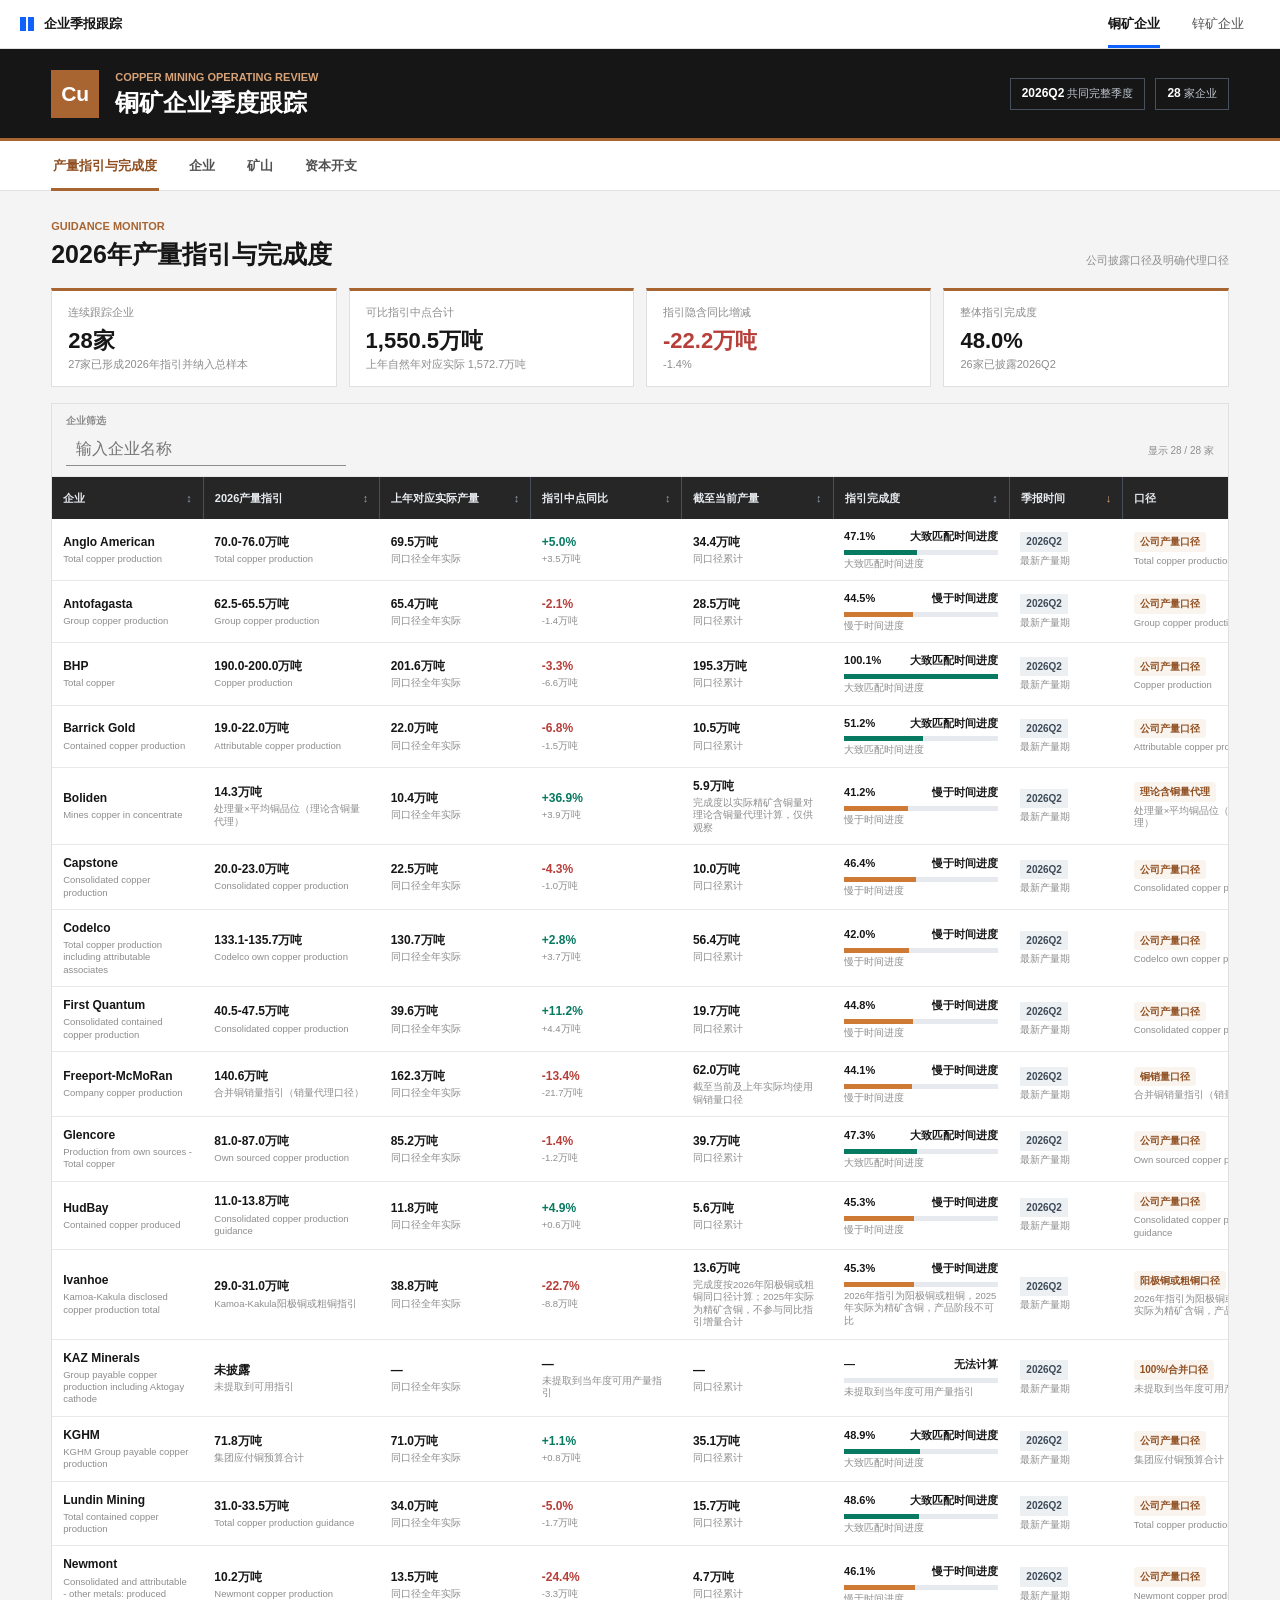
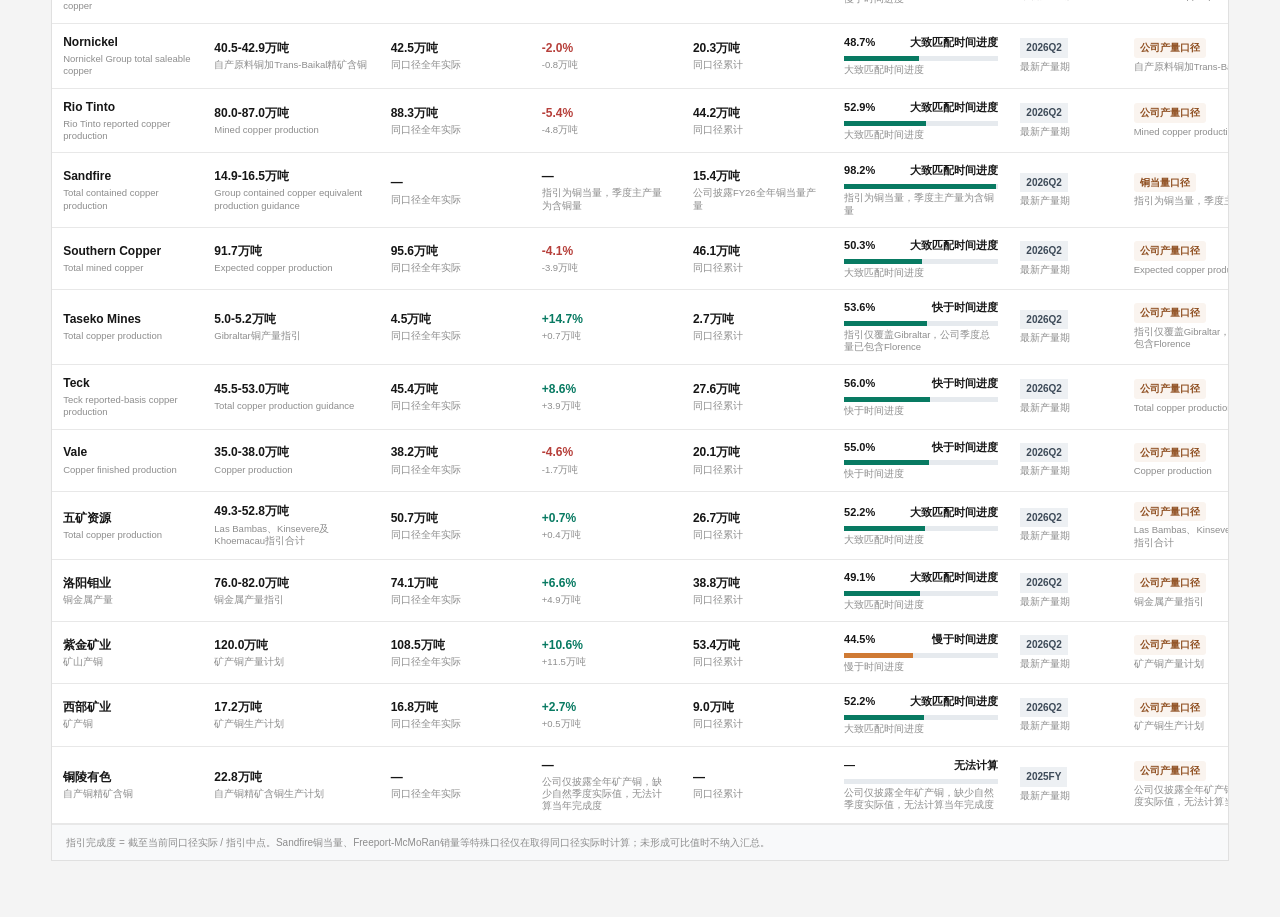
<file: index.html>
<!doctype html>
<html lang="zh-CN">
<head>
  <meta charset="utf-8">
  <meta name="viewport" content="width=device-width, initial-scale=1">
  <meta http-equiv="refresh" content="0; url=copper/">
  <meta name="robots" content="noindex">
  <title>正在打开铜矿企业季度跟踪</title>
  <link rel="canonical" href="https://yzkkk-study.github.io/Company/copper/">
  <script>
    window.location.replace("copper/");
  </script>
</head>
<body>
  <p><a href="copper/">进入铜矿企业季度跟踪</a></p>
</body>
</html>
</file>
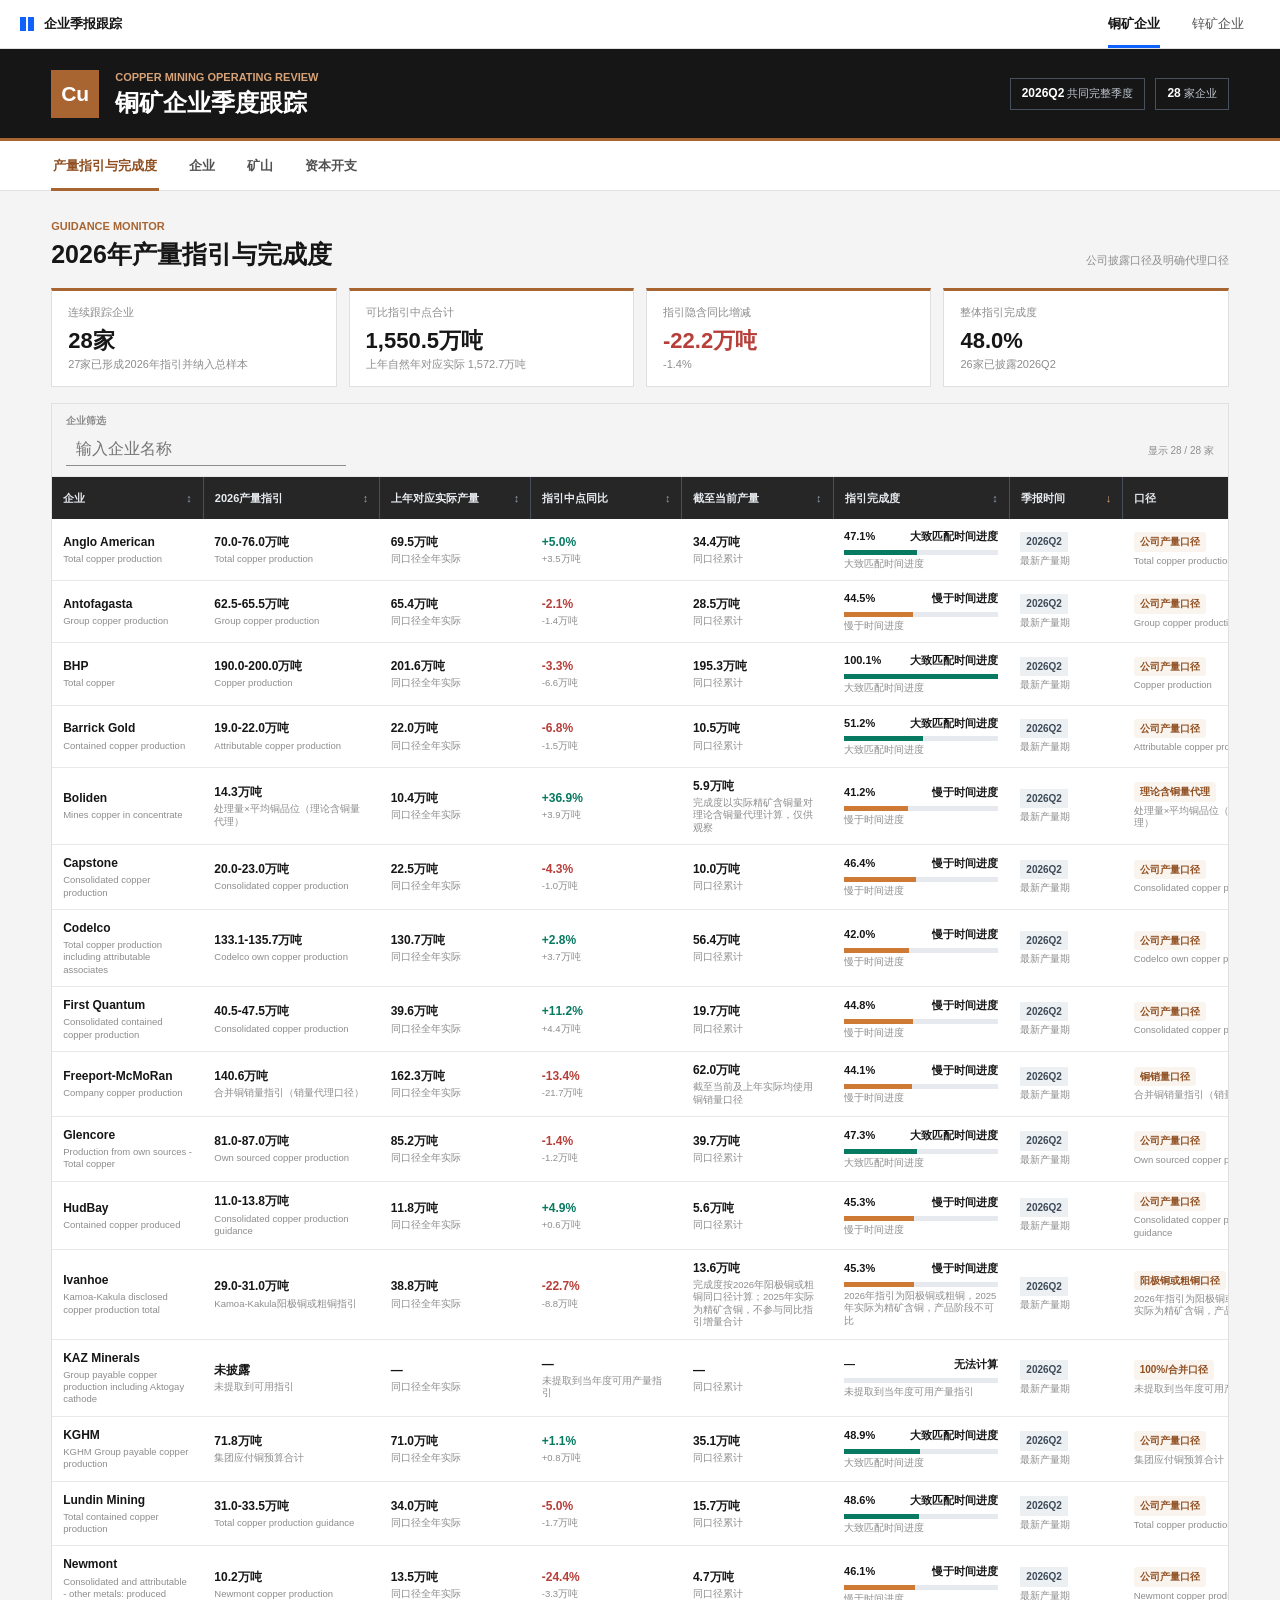
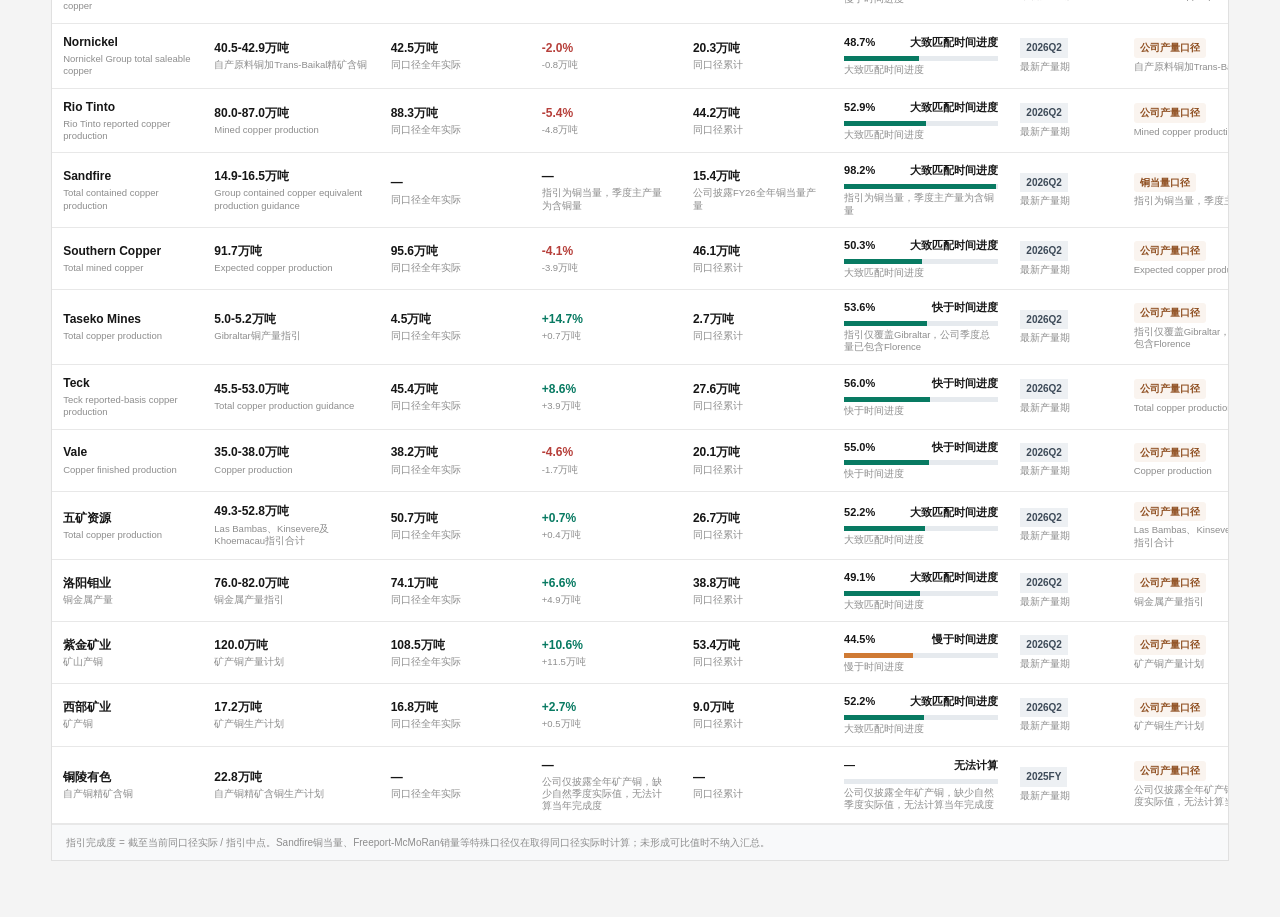
<file: copper/index.html>
<!doctype html>
<html lang="zh-CN">
<head>
  <meta charset="utf-8">
  <meta name="viewport" content="width=device-width, initial-scale=1">
  <title>铜矿企业季度跟踪看板</title>
  <link rel="icon" href="data:,">
  <link rel="stylesheet" href="dashboard.css">
  <link rel="stylesheet" href="../switcher.css">
</head>
<body class="company-dashboard">
  <header class="tracker-switcher">
    <div class="tracker-switcher__inner">
      <a class="tracker-switcher__brand" href="../" aria-label="返回企业季报跟踪首页">
        <span class="tracker-switcher__mark" aria-hidden="true"></span>
        <span>企业季报跟踪</span>
      </a>
      <nav class="tracker-switcher__nav" aria-label="矿企跟踪面板">
        <a class="tracker-switcher__link" href="./" aria-current="page">铜矿企业</a>
        <a class="tracker-switcher__link" href="../zinc/">锌矿企业</a>
      </nav>
    </div>
  </header>
  <div class="app-shell">
    <header class="app-header">
      <div class="brand-block">
        <span class="cu-mark" aria-hidden="true">Cu</span>
        <div>
          <p class="eyebrow">COPPER MINING OPERATING REVIEW</p>
          <h1>铜矿企业季度跟踪</h1>
        </div>
      </div>
      <div class="header-meta">
        <span><b id="header-as-of">--</b> 共同完整季度</span>
        <span><b id="header-company-count">--</b> 家企业</span>
      </div>
    </header>

    <nav class="tab-bar" aria-label="看板视图" role="tablist">
      <button type="button" class="tab-button is-active" id="tab-guidance" role="tab" aria-selected="true" aria-controls="panel-guidance" data-tab="guidance">产量指引与完成度</button>
      <button type="button" class="tab-button" id="tab-company" role="tab" aria-selected="false" aria-controls="panel-company" data-tab="company">企业</button>
      <button type="button" class="tab-button" id="tab-mine" role="tab" aria-selected="false" aria-controls="panel-mine" data-tab="mine">矿山</button>
      <button type="button" class="tab-button" id="tab-capex" role="tab" aria-selected="false" aria-controls="panel-capex" data-tab="capex">资本开支</button>
    </nav>

    <main>
      <section class="tab-panel is-active" id="panel-guidance" role="tabpanel" aria-labelledby="tab-guidance">
        <div class="section-heading">
          <div>
            <p class="section-kicker">GUIDANCE MONITOR</p>
            <h2>2026年产量指引与完成度</h2>
          </div>
          <p>公司披露口径及明确代理口径</p>
        </div>

        <div class="kpi-grid" id="guidance-summary"></div>

        <div class="data-panel guidance-panel">
          <div class="table-toolbar">
            <label class="search-field">
              <span>企业筛选</span>
              <input type="search" id="guidance-search" placeholder="输入企业名称" autocomplete="off">
            </label>
            <span class="result-count" id="guidance-count"></span>
          </div>
          <div class="table-scroll">
            <table class="guidance-table">
              <thead>
                <tr>
                  <th><button type="button" class="sort-button" data-sort="company">企业 <span aria-hidden="true">↕</span></button></th>
                  <th><button type="button" class="sort-button" data-sort="guidance">2026产量指引 <span aria-hidden="true">↕</span></button></th>
                  <th><button type="button" class="sort-button" data-sort="prior">上年对应实际产量 <span aria-hidden="true">↕</span></button></th>
                  <th><button type="button" class="sort-button" data-sort="delta">指引中点同比 <span aria-hidden="true">↕</span></button></th>
                  <th><button type="button" class="sort-button" data-sort="actual">截至当前产量 <span aria-hidden="true">↕</span></button></th>
                  <th><button type="button" class="sort-button" data-sort="completion">指引完成度 <span aria-hidden="true">↕</span></button></th>
                  <th><button type="button" class="sort-button is-sorted" data-sort="period">季报时间 <span aria-hidden="true">↓</span></button></th>
                  <th><button type="button" class="sort-button" data-sort="basis">口径 <span aria-hidden="true">↕</span></button></th>
                </tr>
              </thead>
              <tbody id="guidance-body"></tbody>
            </table>
          </div>
          <p class="method-note">指引完成度 = 截至当前同口径实际 / 指引中点。Sandfire铜当量、Freeport-McMoRan销量等特殊口径仅在取得同口径实际时计算；未形成可比值时不纳入汇总。</p>
        </div>
      </section>

      <section class="tab-panel" id="panel-company" role="tabpanel" aria-labelledby="tab-company" hidden>
        <div class="section-heading">
          <div>
            <p class="section-kicker">COMPANY REVIEW</p>
            <h2>企业季度经营与项目进展</h2>
          </div>
          <p>公司自身披露口径</p>
        </div>

        <div class="company-mobile-picker">
          <button type="button" class="icon-button" id="company-prev" title="上一家企业" aria-label="上一家企业">‹</button>
          <label>
            <span class="sr-only">选择企业</span>
            <select id="company-select"></select>
          </label>
          <button type="button" class="icon-button" id="company-next" title="下一家企业" aria-label="下一家企业">›</button>
        </div>

        <div class="company-layout">
          <aside class="company-rail" aria-label="企业列表">
            <div class="rail-heading"><span>跟踪企业</span><b id="rail-count">24</b></div>
            <div class="company-list" id="company-list"></div>
          </aside>

          <div class="company-content">
            <div class="company-title-row">
              <div>
                <p id="company-period" class="section-kicker"></p>
                <h3 id="company-name"></h3>
              </div>
              <span class="basis-badge" id="company-basis-group"></span>
            </div>

            <div class="kpi-grid company-kpis" id="company-kpis"></div>

            <div class="data-panel seasonal-panel">
              <div class="panel-heading">
                <div>
                  <h4>季度产量季节性</h4>
                  <p id="company-metric"></p>
                </div>
                <span>单位：万吨</span>
              </div>
              <div class="seasonal-chart" id="company-seasonal-chart"></div>
              <div class="basis-strip"><b>产量口径</b><span id="company-basis"></span></div>
            </div>

            <div class="analysis-grid">
              <article class="analysis-panel">
                <h4>当季经营解释</h4>
                <h5>产量</h5>
                <p id="production-explanation"></p>
                <h5>成本</h5>
                <p id="cost-explanation"></p>
              </article>

              <article class="analysis-panel">
                <h4>年度及中期指引</h4>
                <p class="guidance-summary-text" id="company-guidance-summary"></p>
                <div class="future-guidance-list" id="future-guidance-list"></div>
                <p class="scope-note" id="guidance-history-note" hidden></p>
              </article>

              <article class="analysis-panel">
                <h4>重点铜矿与项目</h4>
                <div class="project-list" id="project-list"></div>
              </article>
            </div>
          </div>
        </div>
      </section>

      <section class="tab-panel" id="panel-mine" role="tabpanel" aria-labelledby="tab-mine" hidden>
        <div class="section-heading">
          <div>
            <p class="section-kicker">MINE CONTRIBUTION</p>
            <h2 id="mine-title">矿山当年累计贡献与季度趋势</h2>
          </div>
          <p>去重矿山100%含铜量</p>
        </div>

        <div class="kpi-grid" id="mine-summary"></div>

        <div class="mine-trend-grid">
          <section class="data-panel mine-chart-panel">
            <div class="panel-heading">
              <div>
                <p class="section-kicker">SAMPLE OUTPUT</p>
                <h4>整体矿山季度产量</h4>
                <p id="mine-seasonal-scope-note"></p>
              </div>
              <div class="mine-chart-actions">
                <button type="button" class="scope-toggle" id="mine-scope-toggle" aria-pressed="false" title="切换至最新一期已披露企业样本">已出季报口径</button>
                <span>单位：万吨</span>
              </div>
            </div>
            <div class="mine-chart" id="mine-seasonal-chart"></div>
          </section>

          <section class="data-panel mine-chart-panel">
            <div class="panel-heading">
              <div>
                <p class="section-kicker">YEAR-ON-YEAR</p>
                <h4>季度同比增减量</h4>
                <p id="mine-yoy-scope-note"></p>
              </div>
              <span>单位：万吨</span>
            </div>
            <div class="mine-chart" id="mine-yoy-chart"></div>
            <div class="mine-insights" id="mine-yoy-insights"></div>
          </section>
        </div>

        <div class="mine-grid">
          <section class="data-panel contribution-panel">
            <div class="panel-heading">
              <div>
                <p class="section-kicker">POSITIVE CONTRIBUTORS</p>
                <h4 id="positive-title">当年累计同比增量前十大矿山</h4>
              </div>
              <span id="positive-scope-note">与上年同期比较</span>
            </div>
            <div class="contribution-list" id="positive-mines"></div>
          </section>

          <section class="data-panel contribution-panel">
            <div class="panel-heading">
              <div>
                <p class="section-kicker negative-kicker">NEGATIVE CONTRIBUTORS</p>
                <h4 id="negative-title">当年累计同比减量后十大矿山</h4>
              </div>
              <span id="negative-scope-note">与上年同期比较</span>
            </div>
            <div class="contribution-list" id="negative-mines"></div>
          </section>
        </div>
        <p class="method-note mine-note" id="mine-method-note">本页全部数据按共同完整季度统一计算。矿山100%含铜量按mine_id去重，并沿用固定优先来源、收购前回填和出售后剔除规则。</p>
      </section>

      <section class="tab-panel" id="panel-capex" role="tabpanel" aria-labelledby="tab-capex" hidden>
        <div class="section-heading capex-heading">
          <div>
            <p class="section-kicker">CAPITAL DISCIPLINE</p>
            <h2>企业总资本开支累计同比与指引</h2>
          </div>
          <p>原币种 · 公司总额口径</p>
        </div>

        <div class="kpi-grid" id="capex-summary"></div>

        <div class="data-panel capex-panel">
          <div class="table-toolbar">
            <label class="search-field">
              <span>企业筛选</span>
              <input type="search" id="capex-search" placeholder="输入企业名称" autocomplete="off">
            </label>
            <span class="result-count" id="capex-count"></span>
          </div>
          <div class="table-scroll">
            <table class="capex-table">
              <thead>
                <tr>
                  <th><button type="button" class="sort-button capex-sort-button" data-sort="company">企业 <span aria-hidden="true">↕</span></button></th>
                  <th><button type="button" class="sort-button capex-sort-button" data-sort="current">累计总资本开支 <span aria-hidden="true">↕</span></button></th>
                  <th><button type="button" class="sort-button capex-sort-button" data-sort="prior">上年同期 <span aria-hidden="true">↕</span></button></th>
                  <th><button type="button" class="sort-button capex-sort-button is-sorted" data-sort="delta">累计同比增减 <span aria-hidden="true">↓</span></button></th>
                  <th><button type="button" class="sort-button capex-sort-button" data-sort="guidance">当前指引 <span aria-hidden="true">↕</span></button></th>
                  <th><button type="button" class="sort-button capex-sort-button" data-sort="completion">指引完成度 <span aria-hidden="true">↕</span></button></th>
                  <th>未来指引</th>
                  <th><button type="button" class="sort-button capex-sort-button" data-sort="period">披露期与口径 <span aria-hidden="true">↕</span></button></th>
                </tr>
              </thead>
              <tbody id="capex-body"></tbody>
            </table>
          </div>
          <p class="method-note">仅使用公司总资本开支或公司披露的总投资/现金购建长期资产口径；不以单矿、铜板块、项目或维持性资本开支替代集团总额。同比按各公司同币种同期间计算，不跨币种汇总；实际与指引范围不一致时不计算完成度。</p>
        </div>
      </section>
    </main>
  </div>

  <script src="data.js"></script>
  <script src="dashboard.js"></script>
</body>
</html>
</file>
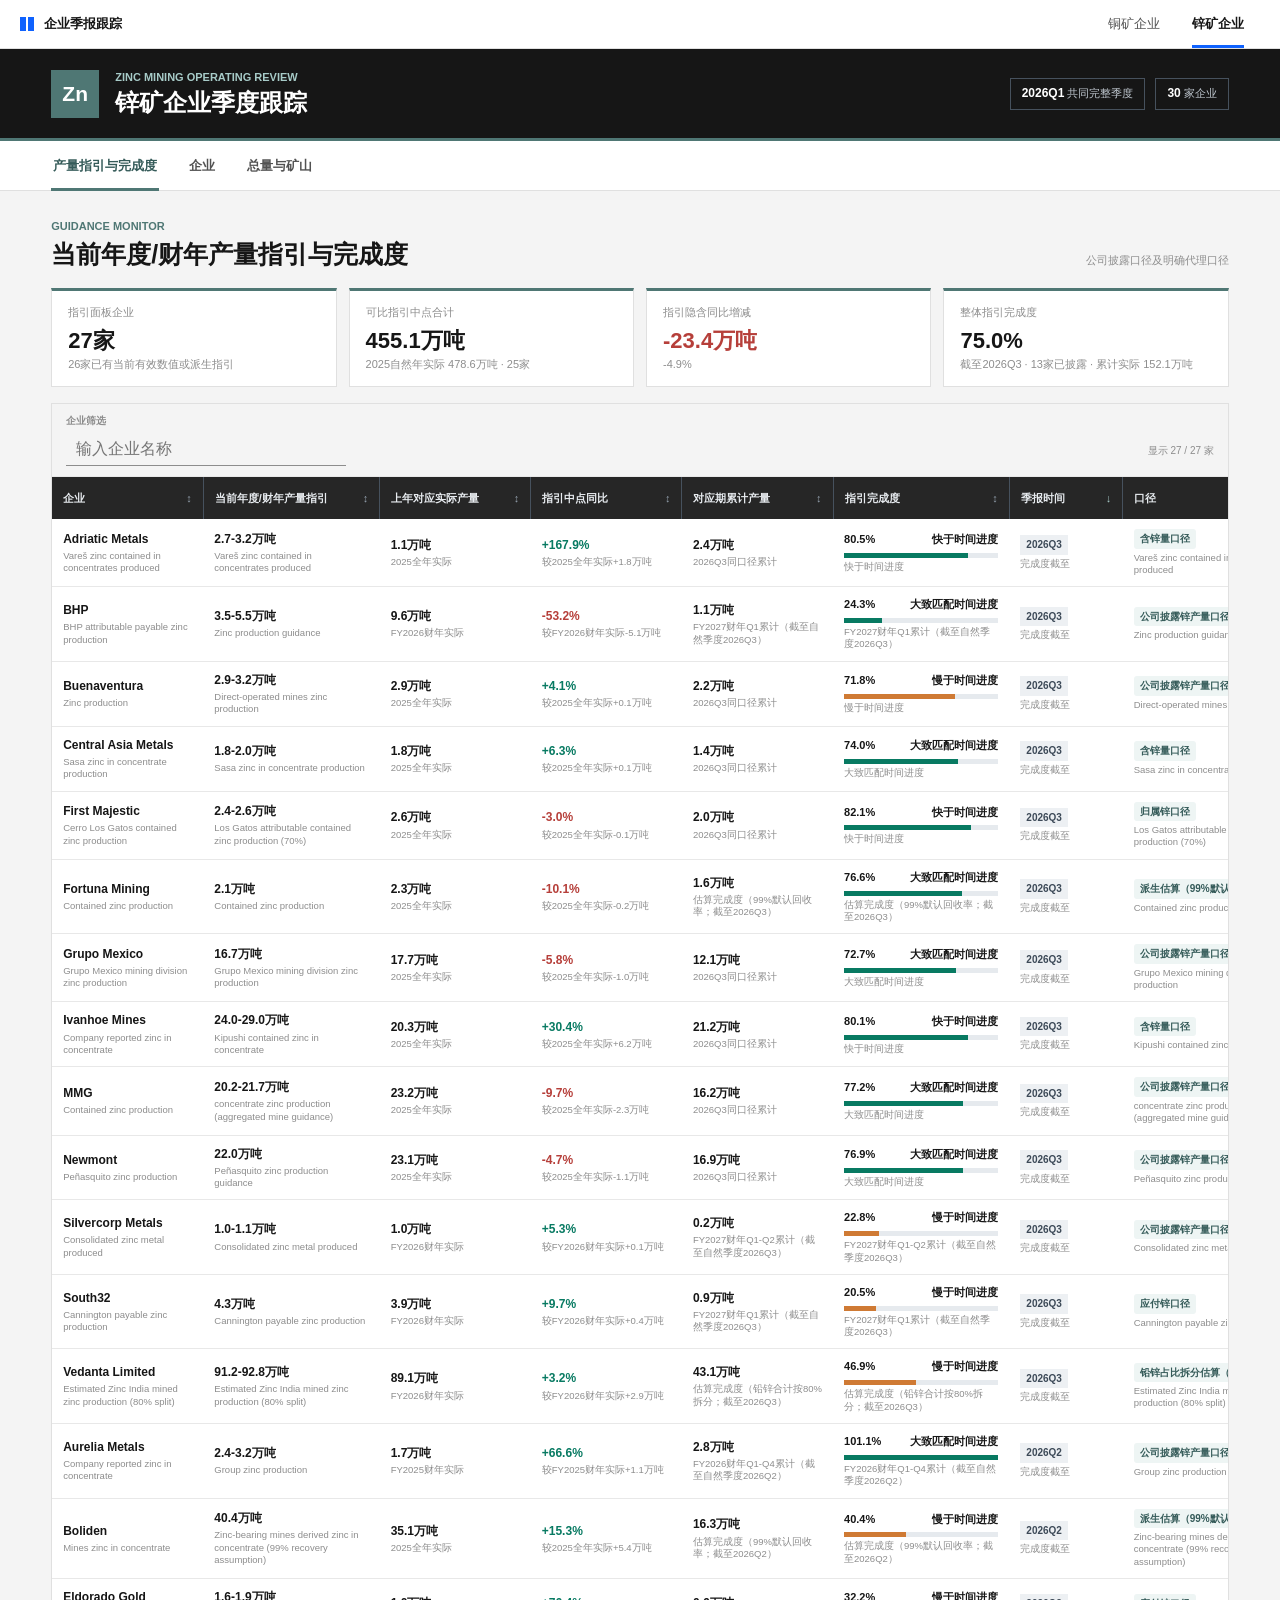
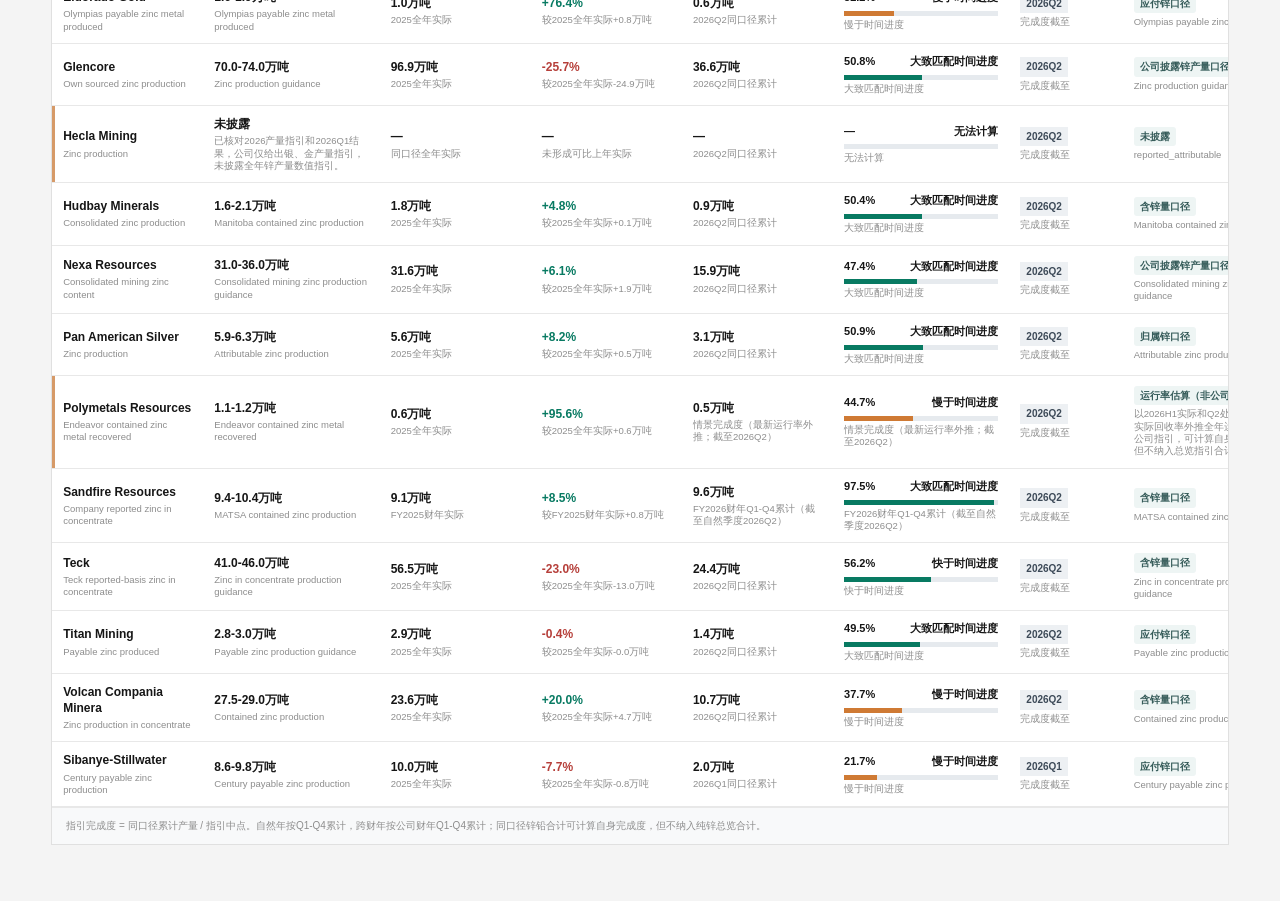
<file: zinc/index.html>
<!doctype html>
<html lang="zh-CN">
<head>
  <meta charset="utf-8">
  <meta name="viewport" content="width=device-width, initial-scale=1">
  <title>锌矿企业季度跟踪看板</title>
  <link rel="icon" href="data:,">
  <link rel="stylesheet" href="dashboard.css">
  <link rel="stylesheet" href="../switcher.css">
</head>
<body class="company-dashboard">
  <header class="tracker-switcher">
    <div class="tracker-switcher__inner">
      <a class="tracker-switcher__brand" href="../" aria-label="返回企业季报跟踪首页">
        <span class="tracker-switcher__mark" aria-hidden="true"></span>
        <span>企业季报跟踪</span>
      </a>
      <nav class="tracker-switcher__nav" aria-label="矿企跟踪面板">
        <a class="tracker-switcher__link" href="../copper/">铜矿企业</a>
        <a class="tracker-switcher__link" href="./" aria-current="page">锌矿企业</a>
      </nav>
    </div>
  </header>
  <div class="app-shell">
    <header class="app-header">
      <div class="brand-block">
        <span class="zn-mark" aria-hidden="true">Zn</span>
        <div>
          <p class="eyebrow">ZINC MINING OPERATING REVIEW</p>
          <h1>锌矿企业季度跟踪</h1>
        </div>
      </div>
      <div class="header-meta">
        <span><b id="header-as-of">--</b> 共同完整季度</span>
        <span><b id="header-company-count">--</b> 家企业</span>
      </div>
    </header>

    <nav class="tab-bar" aria-label="看板视图" role="tablist">
      <button type="button" class="tab-button is-active" id="tab-guidance" role="tab" aria-selected="true" aria-controls="panel-guidance" data-tab="guidance">产量指引与完成度</button>
      <button type="button" class="tab-button" id="tab-company" role="tab" aria-selected="false" aria-controls="panel-company" data-tab="company">企业</button>
      <button type="button" class="tab-button" id="tab-mine" role="tab" aria-selected="false" aria-controls="panel-mine" data-tab="mine">总量与矿山</button>
    </nav>

    <main>
      <section class="tab-panel is-active" id="panel-guidance" role="tabpanel" aria-labelledby="tab-guidance">
        <div class="section-heading">
          <div>
            <p class="section-kicker">GUIDANCE MONITOR</p>
            <h2>当前年度/财年产量指引与完成度</h2>
          </div>
          <p>公司披露口径及明确代理口径</p>
        </div>

        <div class="kpi-grid" id="guidance-summary"></div>

        <div class="data-panel guidance-panel">
          <div class="table-toolbar">
            <label class="search-field">
              <span>企业筛选</span>
              <input type="search" id="guidance-search" placeholder="输入企业名称" autocomplete="off">
            </label>
            <span class="result-count" id="guidance-count"></span>
          </div>
          <div class="table-scroll">
            <table class="guidance-table">
              <thead>
                <tr>
                  <th><button type="button" class="sort-button" data-sort="company">企业 <span aria-hidden="true">↕</span></button></th>
                  <th><button type="button" class="sort-button" data-sort="guidance">当前年度/财年产量指引 <span aria-hidden="true">↕</span></button></th>
                  <th><button type="button" class="sort-button" data-sort="prior">上年对应实际产量 <span aria-hidden="true">↕</span></button></th>
                  <th><button type="button" class="sort-button" data-sort="delta">指引中点同比 <span aria-hidden="true">↕</span></button></th>
                  <th><button type="button" class="sort-button" data-sort="actual">对应期累计产量 <span aria-hidden="true">↕</span></button></th>
                  <th><button type="button" class="sort-button" data-sort="completion">指引完成度 <span aria-hidden="true">↕</span></button></th>
                  <th><button type="button" class="sort-button is-sorted" data-sort="period">季报时间 <span aria-hidden="true">↓</span></button></th>
                  <th><button type="button" class="sort-button" data-sort="basis">口径 <span aria-hidden="true">↕</span></button></th>
                </tr>
              </thead>
              <tbody id="guidance-body"></tbody>
            </table>
          </div>
          <p class="method-note">指引完成度 = 同口径累计产量 / 指引中点。自然年按Q1-Q4累计，跨财年按公司财年Q1-Q4累计；同口径锌铅合计可计算自身完成度，但不纳入纯锌总览合计。</p>
        </div>
      </section>

      <section class="tab-panel" id="panel-company" role="tabpanel" aria-labelledby="tab-company" hidden>
        <div class="section-heading">
          <div>
            <p class="section-kicker">COMPANY REVIEW</p>
            <h2>企业季度经营与产量指引</h2>
          </div>
          <p>公司自身披露口径</p>
        </div>

        <div class="company-mobile-picker">
          <button type="button" class="icon-button" id="company-prev" title="上一家企业" aria-label="上一家企业">‹</button>
          <label>
            <span class="sr-only">选择企业</span>
            <select id="company-select"></select>
          </label>
          <button type="button" class="icon-button" id="company-next" title="下一家企业" aria-label="下一家企业">›</button>
        </div>

        <div class="company-layout">
          <aside class="company-rail" aria-label="企业列表">
            <div class="rail-heading"><span>跟踪企业</span><b id="rail-count">24</b></div>
            <div class="company-list" id="company-list"></div>
          </aside>

          <div class="company-content">
            <div class="company-title-row">
              <div>
                <p id="company-period" class="section-kicker"></p>
                <h3 id="company-name"></h3>
              </div>
              <span class="basis-badge" id="company-basis-group"></span>
            </div>

            <div class="kpi-grid company-kpis" id="company-kpis"></div>

            <div class="data-panel seasonal-panel">
              <div class="panel-heading">
                <div>
                  <h4>季度产量季节性</h4>
                  <p id="company-metric"></p>
                </div>
                <span>单位：万吨</span>
              </div>
              <div class="seasonal-chart" id="company-seasonal-chart"></div>
              <div class="basis-strip"><b>产量口径</b><span id="company-basis"></span></div>
            </div>

            <div class="analysis-grid">
              <article class="analysis-panel">
                <h4>当季经营解释</h4>
                <h5>产量</h5>
                <p id="production-explanation"></p>
              </article>

              <article class="analysis-panel">
                <h4>年度及中期指引</h4>
                <p class="guidance-summary-text" id="company-guidance-summary"></p>
                <div class="future-guidance-list" id="future-guidance-list"></div>
                <p class="scope-note" id="guidance-history-note" hidden></p>
              </article>

              <article class="analysis-panel">
                <h4>披露与口径</h4>
                <div class="disclosure-list" id="disclosure-list"></div>
              </article>
            </div>
          </div>
        </div>
      </section>

      <section class="tab-panel" id="panel-mine" role="tabpanel" aria-labelledby="tab-mine" hidden>
        <div class="section-heading">
          <div>
            <p class="section-kicker">MINE CONTRIBUTION</p>
            <h2 id="mine-title">公司整体产量与矿山贡献</h2>
          </div>
          <p>公司总量按主槽位去重；矿山明细仅用于贡献拆分</p>
        </div>

        <div class="kpi-grid" id="mine-summary"></div>

        <div class="mine-trend-grid">
          <section class="data-panel mine-chart-panel">
            <div class="panel-heading">
              <div>
                <p class="section-kicker">SAMPLE OUTPUT</p>
                <h4>公司整体季度产量</h4>
              </div>
              <div class="mine-chart-actions">
                <button type="button" class="scope-toggle" id="mine-scope-toggle" aria-pressed="false">已出季报口径</button>
                <span id="mine-scope-meta">共同完整期 · 单位：万吨</span>
              </div>
            </div>
            <div class="mine-chart" id="mine-seasonal-chart"></div>
          </section>

          <section class="data-panel mine-chart-panel">
            <div class="panel-heading">
              <div>
                <p class="section-kicker">YEAR-ON-YEAR</p>
                <h4>公司整体季度同比增减量</h4>
              </div>
              <span>单位：万吨</span>
            </div>
            <div class="mine-chart" id="mine-yoy-chart"></div>
            <div class="mine-insights" id="mine-yoy-insights"></div>
          </section>
        </div>

        <div class="mine-grid">
          <section class="data-panel contribution-panel">
            <div class="panel-heading">
              <div>
                <p class="section-kicker">POSITIVE CONTRIBUTORS</p>
                <h4 id="positive-title">当年累计同比增量前十大矿山</h4>
              </div>
              <span>与上年同期比较</span>
            </div>
            <div class="contribution-list" id="positive-mines"></div>
          </section>

          <section class="data-panel contribution-panel">
            <div class="panel-heading">
              <div>
                <p class="section-kicker negative-kicker">NEGATIVE CONTRIBUTORS</p>
                <h4 id="negative-title">当年累计同比减量后十大矿山</h4>
              </div>
              <span>与上年同期比较</span>
            </div>
            <div class="contribution-list" id="negative-mines"></div>
          </section>
        </div>
        <p class="method-note mine-note">累计产量、季度季节性和季度同比均汇总公司主产量，并按company_id × period去重；“已出季报口径”使用最新季度已有正式主产量的公司样本，Q3/Q4虚线为基于现有指引和财报的预估。矿山明细仅用于下方贡献榜，按mine_id × period去重，不参与公司总量曲线；缺少矿山明细不等于零产量。</p>
      </section>
    </main>
  </div>

  <script src="data.js"></script>
  <script src="dashboard.js"></script>
</body>
</html>
</file>
<file: copper/dashboard.css>
:root {
  color-scheme: light;
  --workspace: #f3f5f7;
  --surface: #ffffff;
  --surface-muted: #f7f8fa;
  --ink: #17212b;
  --ink-soft: #526071;
  --muted: #768394;
  --line: #d9dee5;
  --line-soft: #e8ebef;
  --copper: #a86532;
  --copper-deep: #8f4f21;
  --copper-soft: #faf4ef;
  --positive: #087a62;
  --positive-soft: #e9f5f1;
  --negative: #b63f3a;
  --negative-soft: #fbeeed;
  --charcoal: #202a34;
  --shadow: 0 5px 18px rgba(23, 33, 43, 0.05);
  font-family: "Microsoft YaHei", "PingFang SC", Arial, sans-serif;
}

* {
  box-sizing: border-box;
}

html {
  min-width: 320px;
  background: var(--workspace);
}

body {
  margin: 0;
  background: var(--workspace);
  color: var(--ink);
}

button,
input,
select {
  font: inherit;
}

button,
select {
  cursor: pointer;
}

.app-shell {
  min-height: 100vh;
}

.app-header {
  min-height: 92px;
  padding: 18px clamp(20px, 4vw, 64px);
  background: var(--charcoal);
  color: #fff;
  display: flex;
  align-items: center;
  justify-content: space-between;
  gap: 28px;
  border-bottom: 4px solid var(--copper);
}

.brand-block {
  display: flex;
  align-items: center;
  gap: 16px;
  min-width: 0;
}

.cu-mark {
  width: 48px;
  height: 48px;
  flex: 0 0 48px;
  display: grid;
  place-items: center;
  background: var(--copper);
  color: #fff;
  font-size: 21px;
  font-weight: 760;
}

.eyebrow,
.section-kicker {
  margin: 0;
  color: var(--copper);
  font-size: 11px;
  font-weight: 750;
  line-height: 1.35;
  letter-spacing: 0;
}

.app-header .eyebrow {
  color: #d7a276;
}

.app-header h1 {
  margin: 4px 0 0;
  color: #fff;
  font-size: 24px;
  line-height: 1.2;
  letter-spacing: 0;
}

.header-meta {
  display: flex;
  align-items: center;
  gap: 10px;
  flex-wrap: wrap;
  justify-content: flex-end;
}

.header-meta span {
  min-height: 32px;
  padding: 7px 11px;
  border: 1px solid #46515d;
  border-radius: 4px;
  color: #bfc7cf;
  font-size: 11px;
  white-space: nowrap;
}

.header-meta b {
  color: #fff;
  font-size: 12px;
}

.tab-bar {
  min-height: 50px;
  padding: 0 clamp(20px, 4vw, 64px);
  display: flex;
  align-items: stretch;
  gap: 28px;
  background: var(--surface);
  border-bottom: 1px solid var(--line);
  position: sticky;
  top: 0;
  z-index: 20;
}

.tab-button {
  position: relative;
  border: 0;
  padding: 0 2px;
  background: transparent;
  color: var(--ink-soft);
  font-size: 13px;
  font-weight: 650;
  white-space: nowrap;
}

.tab-button::after {
  content: "";
  position: absolute;
  left: 0;
  right: 0;
  bottom: -1px;
  height: 3px;
  background: transparent;
}

.tab-button:hover,
.tab-button:focus-visible,
.tab-button.is-active {
  color: var(--copper-deep);
}

.tab-button.is-active::after {
  background: var(--copper);
}

main {
  width: min(1600px, 100%);
  margin: 0 auto;
  padding: 28px clamp(20px, 4vw, 64px) 56px;
}

.tab-panel:not(.is-active) {
  display: none;
}

.section-heading {
  display: flex;
  align-items: flex-end;
  justify-content: space-between;
  gap: 24px;
  margin-bottom: 18px;
}

.section-heading h2 {
  margin: 5px 0 0;
  font-size: 25px;
  line-height: 1.25;
  letter-spacing: 0;
}

.section-heading > p {
  margin: 0 0 2px;
  color: var(--muted);
  font-size: 11px;
  text-align: right;
}

.kpi-grid {
  display: grid;
  grid-template-columns: repeat(4, minmax(0, 1fr));
  gap: 12px;
  margin-bottom: 16px;
}

#guidance-summary {
  grid-template-columns: repeat(4, minmax(0, 1fr));
}

.kpi-cell {
  min-height: 92px;
  padding: 14px 16px;
  background: var(--surface);
  border: 1px solid var(--line);
  border-top: 3px solid var(--copper);
  box-shadow: var(--shadow);
}

.kpi-cell span,
.kpi-cell small {
  display: block;
  color: var(--muted);
  font-size: 11px;
  line-height: 1.35;
}

.kpi-cell strong {
  display: block;
  margin: 8px 0 4px;
  color: var(--ink);
  font-size: 22px;
  line-height: 1.15;
  letter-spacing: 0;
}

.positive {
  color: var(--positive) !important;
}

.negative {
  color: var(--negative) !important;
}

.data-panel,
.analysis-panel {
  background: var(--surface);
  border: 1px solid var(--line);
  border-radius: 4px;
  box-shadow: var(--shadow);
}

.guidance-panel {
  overflow: hidden;
}

.table-toolbar {
  min-height: 64px;
  padding: 10px 14px;
  display: flex;
  align-items: flex-end;
  gap: 12px;
  border-bottom: 1px solid var(--line-soft);
  background: var(--surface-muted);
}

.search-field {
  display: grid;
  gap: 4px;
}

.search-field span {
  color: var(--muted);
  font-size: 10px;
  font-weight: 650;
}

.search-field input,
.company-mobile-picker select {
  height: 34px;
  border: 1px solid #cbd2da;
  border-radius: 4px;
  background: #fff;
  color: var(--ink);
  outline: none;
}

.search-field input {
  width: min(280px, 34vw);
  padding: 0 10px;
}

.search-field input:focus,
.company-mobile-picker select:focus,
.tab-button:focus-visible,
.icon-button:focus-visible,
.company-option:focus-visible,
.sort-button:focus-visible {
  outline: 2px solid rgba(168, 101, 50, 0.34);
  outline-offset: 1px;
}

.result-count {
  margin-left: auto;
  padding-bottom: 8px;
  color: var(--muted);
  font-size: 10px;
  white-space: nowrap;
}

.table-scroll {
  width: 100%;
  overflow-x: auto;
}

.guidance-table {
  width: 100%;
  min-width: 1260px;
  border-collapse: collapse;
  table-layout: fixed;
}

.capex-table {
  width: 100%;
  min-width: 1420px;
  border-collapse: collapse;
  table-layout: fixed;
}

.capex-table th:nth-child(1) { width: 11%; }
.capex-table th:nth-child(2) { width: 12%; }
.capex-table th:nth-child(3) { width: 10%; }
.capex-table th:nth-child(4) { width: 11%; }
.capex-table th:nth-child(5) { width: 15%; }
.capex-table th:nth-child(6) { width: 13%; }
.capex-table th:nth-child(7) { width: 14%; }
.capex-table th:nth-child(8) { width: 14%; }

.capex-table th:first-child,
.capex-table td:first-child {
  position: sticky;
  left: 0;
}

.capex-table th:first-child {
  z-index: 3;
  background: #2b3641;
}

.capex-table td:first-child {
  z-index: 2;
  background: var(--surface);
  box-shadow: 1px 0 0 var(--line-soft);
}

.guidance-table th:nth-child(1) { width: 12%; }
.guidance-table th:nth-child(2) { width: 14%; }
.guidance-table th:nth-child(3) { width: 12%; }
.guidance-table th:nth-child(4) { width: 12%; }
.guidance-table th:nth-child(5) { width: 12%; }
.guidance-table th:nth-child(6) { width: 14%; }
.guidance-table th:nth-child(7) { width: 9%; }
.guidance-table th:nth-child(8) { width: 15%; }

.guidance-table thead,
.capex-table thead {
  background: #2b3641;
  color: #fff;
}

.guidance-table th,
.capex-table th {
  height: 42px;
  padding: 0 11px;
  text-align: left;
  border-right: 1px solid #46515d;
}

.sort-button {
  width: 100%;
  height: 100%;
  padding: 0;
  display: flex;
  align-items: center;
  justify-content: space-between;
  gap: 6px;
  border: 0;
  background: transparent;
  color: #e7ebef;
  font-size: 11px;
  font-weight: 700;
  text-align: left;
}

.sort-button span {
  color: #93a0ad;
}

.sort-button.is-sorted span {
  color: #e5ad7e;
}

.guidance-table td,
.capex-table td {
  min-height: 56px;
  padding: 10px 11px;
  border-bottom: 1px solid var(--line-soft);
  vertical-align: middle;
  color: var(--ink-soft);
  font-size: 11px;
  line-height: 1.35;
  overflow-wrap: anywhere;
}

.source-link {
  display: inline-block;
  margin-top: 4px;
  color: var(--copper-deep);
  font-size: 9.5px;
  font-weight: 700;
  text-decoration: none;
  border-bottom: 1px solid rgba(150, 79, 32, 0.3);
}

.source-link:hover {
  border-bottom-color: currentColor;
}

.future-capex-item + .future-capex-item {
  margin-top: 8px;
  padding-top: 8px;
  border-top: 1px solid var(--line-soft);
}

.future-capex-item strong,
.future-capex-item span {
  display: block;
}

.future-capex-item strong {
  color: var(--ink);
  font-size: 10.5px;
}

.future-capex-item span {
  margin-top: 2px;
  color: var(--muted);
  font-size: 9.5px;
}

.cell-main {
  display: block;
  color: var(--ink);
  font-size: 12px;
  font-weight: 700;
}

.cell-sub {
  display: block;
  margin-top: 3px;
  color: var(--muted);
  font-size: 9.5px;
  line-height: 1.3;
}

.basis-label,
.period-label {
  display: inline-block;
  padding: 3px 6px;
  border-radius: 3px;
  font-size: 10px;
  font-weight: 700;
}

.basis-label {
  background: var(--copper-soft);
  color: var(--copper-deep);
}

.period-label {
  background: #edf0f3;
  color: #3d4a58;
}

.completion-value {
  display: flex;
  justify-content: space-between;
  gap: 8px;
  color: var(--ink);
  font-size: 11px;
  font-weight: 700;
}

.progress-track {
  height: 5px;
  margin-top: 6px;
  background: #e6eaee;
  overflow: hidden;
}

.progress-track i {
  display: block;
  height: 100%;
  background: var(--copper);
}

.progress-track i.ahead,
.progress-track i.on-track {
  background: var(--positive);
}

.progress-track i.behind {
  background: #cf7a34;
}

.method-note {
  margin: 0;
  padding: 10px 14px;
  background: #f8f9fa;
  border-top: 1px solid var(--line-soft);
  color: var(--muted);
  font-size: 10px;
  line-height: 1.55;
}

.company-mobile-picker {
  display: none;
}

.company-layout {
  display: grid;
  grid-template-columns: 230px minmax(0, 1fr);
  gap: 16px;
  align-items: start;
}

.company-rail {
  position: sticky;
  top: 66px;
  max-height: calc(100vh - 92px);
  background: var(--surface);
  border: 1px solid var(--line);
  border-radius: 4px;
  box-shadow: var(--shadow);
  overflow: hidden;
}

.rail-heading {
  height: 42px;
  padding: 0 12px;
  display: flex;
  align-items: center;
  justify-content: space-between;
  background: #2b3641;
  color: #fff;
  font-size: 10px;
  font-weight: 700;
}

.rail-heading b {
  color: #e5ad7e;
}

.company-list {
  max-height: calc(100vh - 136px);
  overflow-y: auto;
}

.company-option {
  width: 100%;
  min-height: 42px;
  padding: 6px 11px;
  display: grid;
  grid-template-columns: minmax(0, 1fr) auto;
  align-items: center;
  gap: 8px;
  border: 0;
  border-bottom: 1px solid var(--line-soft);
  background: #fff;
  color: var(--ink-soft);
  text-align: left;
}

.company-option:hover {
  background: #f7f8fa;
}

.company-option.is-active {
  background: var(--copper-soft);
  color: var(--copper-deep);
  box-shadow: inset 3px 0 0 var(--copper);
}

.company-option strong {
  min-width: 0;
  font-size: 11.5px;
  line-height: 1.25;
}

.company-option span {
  color: var(--muted);
  font-size: 9px;
  white-space: nowrap;
}

.company-content {
  min-width: 0;
}

.company-title-row {
  min-height: 54px;
  display: flex;
  align-items: flex-start;
  justify-content: space-between;
  gap: 18px;
  margin-bottom: 12px;
}

.company-title-row h3 {
  margin: 4px 0 0;
  font-size: 25px;
  line-height: 1.2;
}

.basis-badge {
  margin-top: 5px;
  padding: 6px 9px;
  border: 1px solid #d8c0aa;
  border-radius: 4px;
  background: var(--copper-soft);
  color: var(--copper-deep);
  font-size: 9px;
  font-weight: 700;
  white-space: nowrap;
}

.company-kpis {
  margin-bottom: 12px;
}

.seasonal-panel {
  padding: 14px 16px 10px;
}

.panel-heading {
  min-height: 42px;
  display: flex;
  align-items: flex-start;
  justify-content: space-between;
  gap: 18px;
  border-bottom: 1px solid var(--line-soft);
  padding-bottom: 9px;
}

.panel-heading h4,
.analysis-panel h4 {
  margin: 0;
  color: var(--ink);
  font-size: 14px;
  line-height: 1.35;
}

.panel-heading p:not(.section-kicker),
.panel-heading span {
  margin: 3px 0 0;
  color: var(--muted);
  font-size: 10px;
  line-height: 1.35;
  text-align: right;
}

.seasonal-chart {
  width: 100%;
  padding-top: 8px;
}

.seasonal-chart svg {
  display: block;
  width: 100%;
  height: auto;
}

.svg-label,
.svg-small,
.svg-value,
.svg-unit {
  font-family: "Microsoft YaHei", Arial, sans-serif;
}

.svg-label {
  fill: #526071;
  font-size: 12px;
}

.svg-small {
  fill: #768394;
  font-size: 10px;
}

.svg-unit {
  fill: #768394;
  font-size: 11px;
}

.svg-legend {
  min-height: 26px;
  margin-top: 2px;
  display: flex;
  justify-content: center;
  align-items: center;
  flex-wrap: wrap;
  gap: 8px 14px;
  color: var(--ink-soft);
  font-size: 10px;
}

.svg-legend span {
  display: inline-flex;
  align-items: center;
  gap: 5px;
}

.svg-legend i {
  width: 16px;
  height: 3px;
  display: inline-block;
}

.svg-legend i.forecast {
  width: 20px;
  height: 0;
  background: transparent;
  border-top: 3px dashed var(--legend-color);
}

.svg-legend i.mixed {
  position: relative;
  width: 20px;
  height: 3px;
  background: linear-gradient(to right, var(--legend-color) 0 45%, transparent 45% 100%);
}

.svg-legend i.mixed::after {
  position: absolute;
  top: 0;
  left: 9px;
  width: 11px;
  border-top: 3px dashed var(--legend-color);
  content: "";
}

.basis-strip {
  min-height: 32px;
  margin-top: 3px;
  padding: 7px 9px;
  display: flex;
  align-items: flex-start;
  gap: 9px;
  background: var(--surface-muted);
  color: var(--muted);
  font-size: 10px;
  line-height: 1.5;
}

.basis-strip b {
  color: var(--copper-deep);
  white-space: nowrap;
}

.analysis-grid {
  display: grid;
  grid-template-columns: repeat(3, minmax(0, 1fr));
  gap: 12px;
  margin-top: 12px;
}

.analysis-panel {
  min-height: 330px;
  padding: 14px 15px;
  overflow: hidden;
}

.analysis-panel h4 {
  margin-bottom: 11px;
  padding-bottom: 8px;
  border-bottom: 1px solid var(--line-soft);
  color: var(--copper-deep);
}

.analysis-panel h5 {
  margin: 12px 0 5px;
  color: var(--ink);
  font-size: 11px;
}

.analysis-panel p {
  margin: 0;
  color: var(--ink-soft);
  font-size: 11px;
  line-height: 1.6;
}

.guidance-summary-text {
  margin-bottom: 9px !important;
}

.future-guidance-list {
  display: grid;
}

.guidance-line {
  min-height: 42px;
  padding: 6px 0;
  display: grid;
  grid-template-columns: 76px minmax(78px, auto) minmax(0, 1fr);
  align-items: center;
  gap: 7px;
  border-bottom: 1px solid var(--line-soft);
}

.guidance-line b {
  color: var(--copper-deep);
  font-size: 9.5px;
}

.guidance-line strong {
  color: var(--ink);
  font-size: 10px;
  white-space: nowrap;
}

.guidance-line span {
  color: var(--muted);
  font-size: 9px;
  line-height: 1.35;
}

.scope-note {
  margin-top: 8px !important;
  padding: 7px 8px;
  background: var(--surface-muted);
  color: var(--muted) !important;
  font-size: 9px !important;
}

.project-list {
  display: grid;
  gap: 8px;
}

.project-row {
  min-height: 76px;
  padding: 9px 10px;
  border-left: 3px solid var(--copper);
  background: var(--surface-muted);
}

.project-row strong,
.project-row span,
.project-row small {
  display: block;
}

.project-row strong {
  color: var(--ink);
  font-size: 11px;
}

.project-row span {
  margin-top: 4px;
  color: var(--copper-deep);
  font-size: 9.5px;
  font-weight: 650;
}

.project-row small {
  margin-top: 4px;
  color: var(--ink-soft);
  font-size: 9px;
  line-height: 1.45;
}

.empty-state {
  min-height: 120px;
  display: grid;
  place-items: center;
  padding: 20px;
  background: var(--surface-muted);
  color: var(--muted);
  font-size: 10px;
  text-align: center;
}

.mine-grid {
  display: grid;
  grid-template-columns: repeat(2, minmax(0, 1fr));
  gap: 14px;
}

.mine-trend-grid {
  display: grid;
  grid-template-columns: repeat(2, minmax(0, 1fr));
  gap: 14px;
  margin-bottom: 14px;
}

.mine-chart-panel {
  min-width: 0;
  padding: 14px 16px 12px;
}

.mine-chart-actions {
  display: flex;
  align-items: flex-end;
  flex-direction: column;
  gap: 5px;
  flex: 0 0 auto;
}

.scope-toggle {
  min-height: 28px;
  padding: 4px 9px;
  border: 1px solid var(--copper);
  border-radius: 4px;
  background: #fff;
  color: var(--copper-deep);
  font-size: 10px;
  font-weight: 700;
  line-height: 1.2;
}

.scope-toggle:hover,
.scope-toggle:focus-visible,
.scope-toggle.is-active {
  background: var(--copper-deep);
  color: #fff;
}

.scope-toggle:focus-visible {
  outline: 2px solid rgba(168, 101, 50, 0.34);
  outline-offset: 1px;
}

.mine-chart {
  width: 100%;
  min-height: 260px;
  padding-top: 8px;
}

.mine-chart svg {
  display: block;
  width: 100%;
  height: auto;
}

.mine-insights {
  display: grid;
  grid-template-columns: repeat(3, minmax(0, 1fr));
  border-top: 1px solid var(--line-soft);
}

.mine-insights span {
  min-height: 48px;
  padding: 8px 9px;
  color: var(--ink-soft);
  font-size: 9px;
  line-height: 1.45;
  overflow-wrap: anywhere;
}

.mine-insights span + span {
  border-left: 1px solid var(--line-soft);
}

.mine-insights b {
  display: block;
  margin-bottom: 3px;
  color: var(--ink);
  font-size: 9px;
}

.contribution-panel {
  padding: 14px 16px 16px;
}

.negative-kicker {
  color: var(--negative);
}

.contribution-list {
  display: grid;
  gap: 4px;
  margin-top: 9px;
}

.contribution-row {
  min-height: 50px;
  display: grid;
  grid-template-columns: 28px minmax(142px, 1.2fr) minmax(110px, 1fr) 82px;
  align-items: center;
  gap: 8px;
  border-bottom: 1px solid var(--line-soft);
}

.rank-number {
  color: #a3adb8;
  font-size: 12px;
  font-weight: 750;
  text-align: center;
}

.mine-label {
  min-width: 0;
}

.mine-label strong,
.mine-label span {
  display: block;
  overflow: hidden;
  text-overflow: ellipsis;
  white-space: nowrap;
}

.mine-label strong {
  color: var(--ink);
  font-size: 10.5px;
}

.mine-label span {
  margin-top: 3px;
  color: var(--muted);
  font-size: 9px;
}

.bar-track {
  height: 18px;
  display: flex;
  align-items: center;
  background: #eef1f3;
}

.bar-track.negative-bar {
  justify-content: flex-end;
}

.bar-track i {
  display: block;
  min-width: 2px;
  height: 100%;
  background: var(--positive);
}

.bar-track.negative-bar i {
  background: var(--negative);
}

.change-value {
  font-size: 11px;
  font-weight: 750;
  text-align: right;
  white-space: nowrap;
}

.change-value small {
  display: block;
  margin-top: 2px;
  color: var(--muted);
  font-size: 8.5px;
  font-weight: 500;
}

.mine-note {
  margin-top: 12px;
  border: 1px solid var(--line);
}

.icon-button {
  width: 36px;
  height: 36px;
  display: grid;
  place-items: center;
  border: 1px solid var(--line);
  border-radius: 4px;
  background: #fff;
  color: var(--ink);
  font-size: 24px;
  line-height: 1;
}

.sr-only {
  position: absolute;
  width: 1px;
  height: 1px;
  padding: 0;
  margin: -1px;
  overflow: hidden;
  clip: rect(0, 0, 0, 0);
  white-space: nowrap;
  border: 0;
}

@media (max-width: 1180px) {
  .analysis-grid {
    grid-template-columns: 1fr 1fr;
  }

  .analysis-panel:last-child {
    grid-column: 1 / -1;
    min-height: 220px;
  }

  .project-list {
    grid-template-columns: repeat(3, minmax(0, 1fr));
  }

  .mine-trend-grid {
    grid-template-columns: 1fr;
  }

  .contribution-row {
    grid-template-columns: 24px minmax(120px, 1fr) minmax(80px, 0.8fr) 74px;
  }
}

@media (max-width: 900px) {
  .app-header {
    align-items: flex-start;
    flex-direction: column;
    gap: 12px;
  }

  .header-meta {
    justify-content: flex-start;
  }

  .tab-bar {
    gap: 20px;
    overflow-x: auto;
  }

  main {
    padding-top: 22px;
  }

  .kpi-grid {
    grid-template-columns: repeat(2, minmax(0, 1fr));
  }

  #guidance-summary {
    grid-template-columns: repeat(2, minmax(0, 1fr));
  }

  .company-mobile-picker {
    display: grid;
    grid-template-columns: 36px minmax(0, 1fr) 36px;
    gap: 8px;
    margin-bottom: 12px;
  }

  .company-mobile-picker label,
  .company-mobile-picker select {
    width: 100%;
  }

  .company-mobile-picker select {
    padding: 0 10px;
  }

  .company-layout {
    display: block;
  }

  .company-rail {
    display: none;
  }

  .mine-grid {
    grid-template-columns: 1fr;
  }
}

@media (max-width: 680px) {
  .app-header {
    min-height: 118px;
    padding: 16px;
  }

  .app-header h1 {
    font-size: 20px;
  }

  .cu-mark {
    width: 42px;
    height: 42px;
    flex-basis: 42px;
    font-size: 18px;
  }

  .header-meta span {
    min-height: 29px;
    padding: 6px 8px;
    font-size: 9px;
  }

  .tab-bar {
    min-height: 46px;
    padding: 0 16px;
  }

  .tab-button {
    font-size: 11px;
  }

  main {
    padding: 18px 14px 42px;
  }

  .section-heading {
    align-items: flex-start;
  }

  .section-heading h2 {
    font-size: 20px;
  }

  .section-heading > p {
    max-width: 110px;
    font-size: 9px;
  }

  .capex-heading {
    display: block;
  }

  .capex-heading > p {
    max-width: none;
    margin-top: 7px;
    text-align: left;
  }

  .kpi-grid {
    gap: 8px;
  }

  #guidance-summary {
    grid-template-columns: repeat(2, minmax(0, 1fr));
  }

  .kpi-cell {
    min-height: 84px;
    padding: 12px;
  }

  .kpi-cell strong {
    font-size: 18px;
  }

  .table-toolbar {
    align-items: stretch;
    flex-wrap: wrap;
  }

  .search-field {
    flex: 1 1 100%;
  }

  .search-field input {
    width: 100%;
  }

  .result-count {
    margin-left: 0;
    align-self: flex-end;
  }

  .company-title-row h3 {
    font-size: 21px;
  }

  .seasonal-panel {
    padding: 12px 9px 8px;
  }

  .analysis-grid {
    grid-template-columns: 1fr;
  }

  .analysis-panel,
  .analysis-panel:last-child {
    grid-column: auto;
    min-height: 0;
  }

  .project-list {
    grid-template-columns: 1fr;
  }

  .guidance-line {
    grid-template-columns: 70px minmax(76px, auto) minmax(0, 1fr);
  }

  .mine-chart-panel {
    padding: 12px 10px 10px;
  }

  .mine-chart-actions {
    gap: 4px;
  }

  .scope-toggle {
    min-height: 30px;
    padding: 5px 8px;
    white-space: nowrap;
  }

  .mine-chart {
    min-height: 220px;
  }

  .mine-insights {
    grid-template-columns: 1fr;
  }

  .mine-insights span + span {
    border-left: 0;
    border-top: 1px solid var(--line-soft);
  }

  .contribution-panel {
    padding: 12px 10px;
  }

  .contribution-row {
    min-height: 58px;
    grid-template-columns: 22px minmax(118px, 1fr) 78px;
    gap: 6px;
  }

  .mine-label strong {
    overflow: visible;
    text-overflow: clip;
    white-space: normal;
    overflow-wrap: anywhere;
    line-height: 1.25;
  }

  .bar-track {
    grid-column: 2 / -1;
    grid-row: 2;
    height: 7px;
    margin-bottom: 5px;
  }

  .change-value {
    grid-column: 3;
    grid-row: 1;
  }
}
</file>
<file: switcher.css>
:root {
  --tracker-ink: #161616;
  --tracker-muted: #525252;
  --tracker-line: #e0e0e0;
  --tracker-surface: #ffffff;
  --tracker-blue: #0f62fe;
}

.tracker-switcher {
  min-width: 320px;
  min-height: 48px;
  position: sticky;
  top: 0;
  z-index: 100;
  color: var(--tracker-ink);
  background: var(--tracker-surface);
  border-bottom: 1px solid var(--tracker-line);
  font-family: "Segoe UI", "Microsoft YaHei", Arial, sans-serif;
  letter-spacing: 0;
}

.tracker-switcher__inner {
  width: min(1280px, calc(100% - 40px));
  min-height: 48px;
  margin: 0 auto;
  display: flex;
  align-items: stretch;
  justify-content: space-between;
  gap: 24px;
}

.tracker-switcher__brand,
.tracker-switcher__link {
  min-height: 48px;
  display: inline-flex;
  align-items: center;
  color: inherit;
  text-decoration: none;
}

.tracker-switcher__brand {
  gap: 10px;
  flex: 0 0 auto;
  font-size: 13px;
  font-weight: 650;
}

.tracker-switcher__mark {
  width: 14px;
  height: 14px;
  display: grid;
  grid-template-columns: repeat(2, 1fr);
  gap: 2px;
}

.tracker-switcher__mark::before,
.tracker-switcher__mark::after {
  content: "";
  background: var(--tracker-blue);
}

.tracker-switcher__nav {
  min-width: 0;
  display: flex;
  align-items: stretch;
}

.tracker-switcher__link {
  position: relative;
  padding: 0 16px;
  color: var(--tracker-muted);
  font-size: 13px;
  white-space: nowrap;
}

.tracker-switcher__link:hover {
  color: var(--tracker-ink);
  background: #f4f4f4;
}

.tracker-switcher__link[aria-current="page"] {
  color: var(--tracker-ink);
  font-weight: 650;
}

.tracker-switcher__link[aria-current="page"]::after {
  content: "";
  height: 3px;
  position: absolute;
  right: 16px;
  bottom: 0;
  left: 16px;
  background: var(--tracker-blue);
}

.tracker-switcher a:focus-visible {
  outline: 3px solid var(--tracker-blue);
  outline-offset: -3px;
}

.tracker-switcher + .app-shell .tab-bar {
  top: 48px;
}

body.company-dashboard {
  background: #f4f4f4;
  color: #161616;
  font-family: "IBM Plex Sans", "Segoe UI", "Microsoft YaHei", Arial, sans-serif;
  letter-spacing: 0;
}

.company-dashboard .app-shell {
  --workspace: #f4f4f4;
  --surface: #ffffff;
  --surface-muted: #f4f4f4;
  --ink: #161616;
  --ink-soft: #525252;
  --muted: #8d8d8d;
  --line: #e0e0e0;
  --line-soft: #e8e8e8;
  --charcoal: #161616;
  --shadow: none;
}

.company-dashboard .app-header {
  border-bottom-width: 3px;
}

.company-dashboard .header-meta span,
.company-dashboard .data-panel,
.company-dashboard .analysis-panel,
.company-dashboard .company-rail,
.company-dashboard .company-mobile-picker select,
.company-dashboard .search-field input,
.company-dashboard .basis-badge,
.company-dashboard .period-label,
.company-dashboard .icon-button {
  border-radius: 0;
}

.company-dashboard .kpi-cell,
.company-dashboard .data-panel,
.company-dashboard .analysis-panel,
.company-dashboard .company-rail {
  box-shadow: none;
}

.company-dashboard .search-field input,
.company-dashboard .company-mobile-picker select {
  border: 0;
  border-bottom: 1px solid #8d8d8d;
  background: #f4f4f4;
}

.company-dashboard .guidance-table thead,
.company-dashboard .rail-heading {
  background: #262626;
}

.company-dashboard .tab-bar {
  scrollbar-width: none;
}

.company-dashboard .tab-bar::-webkit-scrollbar {
  display: none;
}

.company-dashboard .search-field input:focus,
.company-dashboard .company-mobile-picker select:focus,
.company-dashboard .tab-button:focus-visible,
.company-dashboard .icon-button:focus-visible,
.company-dashboard .company-option:focus-visible,
.company-dashboard .sort-button:focus-visible {
  outline: 3px solid #0f62fe;
  outline-offset: -1px;
}

@media (max-width: 560px) {
  .tracker-switcher__inner {
    width: calc(100% - 24px);
    gap: 8px;
  }

  .tracker-switcher__brand {
    font-size: 0;
  }

  .tracker-switcher__mark {
    width: 16px;
    height: 16px;
  }

  .tracker-switcher__link {
    padding: 0 11px;
    font-size: 12px;
  }

  .tracker-switcher__link[aria-current="page"]::after {
    right: 11px;
    left: 11px;
  }
}

@media (prefers-reduced-motion: reduce) {
  .tracker-switcher * { scroll-behavior: auto; }
}
</file>
<file: zinc/dashboard.css>
:root {
  color-scheme: light;
  --workspace: #f3f5f7;
  --surface: #ffffff;
  --surface-muted: #f7f8fa;
  --ink: #17212b;
  --ink-soft: #526071;
  --muted: #768394;
  --line: #d9dee5;
  --line-soft: #e8ebef;
  --zinc: #4f7774;
  --zinc-deep: #355b59;
  --zinc-soft: #eef5f4;
  --positive: #087a62;
  --positive-soft: #e9f5f1;
  --negative: #b63f3a;
  --negative-soft: #fbeeed;
  --charcoal: #202a34;
  --shadow: 0 5px 18px rgba(23, 33, 43, 0.05);
  font-family: "Microsoft YaHei", "PingFang SC", Arial, sans-serif;
}

* {
  box-sizing: border-box;
}

html {
  min-width: 320px;
  background: var(--workspace);
}

body {
  margin: 0;
  background: var(--workspace);
  color: var(--ink);
}

button,
input,
select {
  font: inherit;
}

button,
select {
  cursor: pointer;
}

.app-shell {
  min-height: 100vh;
}

.app-header {
  min-height: 92px;
  padding: 18px clamp(20px, 4vw, 64px);
  background: var(--charcoal);
  color: #fff;
  display: flex;
  align-items: center;
  justify-content: space-between;
  gap: 28px;
  border-bottom: 4px solid var(--zinc);
}

.brand-block {
  display: flex;
  align-items: center;
  gap: 16px;
  min-width: 0;
}

.zn-mark {
  width: 48px;
  height: 48px;
  flex: 0 0 48px;
  display: grid;
  place-items: center;
  background: var(--zinc);
  color: #fff;
  font-size: 21px;
  font-weight: 760;
}

.eyebrow,
.section-kicker {
  margin: 0;
  color: var(--zinc);
  font-size: 11px;
  font-weight: 750;
  line-height: 1.35;
  letter-spacing: 0;
}

.app-header .eyebrow {
  color: #a7cbc8;
}

.app-header h1 {
  margin: 4px 0 0;
  color: #fff;
  font-size: 24px;
  line-height: 1.2;
  letter-spacing: 0;
}

.header-meta {
  display: flex;
  align-items: center;
  gap: 10px;
  flex-wrap: wrap;
  justify-content: flex-end;
}

.header-meta span {
  min-height: 32px;
  padding: 7px 11px;
  border: 1px solid #46515d;
  border-radius: 4px;
  color: #bfc7cf;
  font-size: 11px;
  white-space: nowrap;
}

.header-meta b {
  color: #fff;
  font-size: 12px;
}

.tab-bar {
  min-height: 50px;
  padding: 0 clamp(20px, 4vw, 64px);
  display: flex;
  align-items: stretch;
  gap: 28px;
  background: var(--surface);
  border-bottom: 1px solid var(--line);
  position: sticky;
  top: 0;
  z-index: 20;
}

.tab-button {
  position: relative;
  border: 0;
  padding: 0 2px;
  background: transparent;
  color: var(--ink-soft);
  font-size: 13px;
  font-weight: 650;
  white-space: nowrap;
}

.tab-button::after {
  content: "";
  position: absolute;
  left: 0;
  right: 0;
  bottom: -1px;
  height: 3px;
  background: transparent;
}

.tab-button:hover,
.tab-button:focus-visible,
.tab-button.is-active {
  color: var(--zinc-deep);
}

.tab-button.is-active::after {
  background: var(--zinc);
}

main {
  width: min(1600px, 100%);
  margin: 0 auto;
  padding: 28px clamp(20px, 4vw, 64px) 56px;
}

.tab-panel:not(.is-active) {
  display: none;
}

.section-heading {
  display: flex;
  align-items: flex-end;
  justify-content: space-between;
  gap: 24px;
  margin-bottom: 18px;
}

.section-heading h2 {
  margin: 5px 0 0;
  font-size: 25px;
  line-height: 1.25;
  letter-spacing: 0;
}

.section-heading > p {
  margin: 0 0 2px;
  color: var(--muted);
  font-size: 11px;
  text-align: right;
}

.kpi-grid {
  display: grid;
  grid-template-columns: repeat(4, minmax(0, 1fr));
  gap: 12px;
  margin-bottom: 16px;
}

#guidance-summary {
  grid-template-columns: repeat(4, minmax(0, 1fr));
}

.kpi-cell {
  min-height: 92px;
  padding: 14px 16px;
  background: var(--surface);
  border: 1px solid var(--line);
  border-top: 3px solid var(--zinc);
  box-shadow: var(--shadow);
}

.kpi-cell span,
.kpi-cell small {
  display: block;
  color: var(--muted);
  font-size: 11px;
  line-height: 1.35;
}

.kpi-cell strong {
  display: block;
  margin: 8px 0 4px;
  color: var(--ink);
  font-size: 22px;
  line-height: 1.15;
  letter-spacing: 0;
}

.positive {
  color: var(--positive) !important;
}

.negative {
  color: var(--negative) !important;
}

.data-panel,
.analysis-panel {
  background: var(--surface);
  border: 1px solid var(--line);
  border-radius: 4px;
  box-shadow: var(--shadow);
}

.guidance-panel {
  overflow: hidden;
}

.table-toolbar {
  min-height: 64px;
  padding: 10px 14px;
  display: flex;
  align-items: flex-end;
  gap: 12px;
  border-bottom: 1px solid var(--line-soft);
  background: var(--surface-muted);
}

.search-field {
  display: grid;
  gap: 4px;
}

.search-field span {
  color: var(--muted);
  font-size: 10px;
  font-weight: 650;
}

.search-field input,
.company-mobile-picker select {
  height: 34px;
  border: 1px solid #cbd2da;
  border-radius: 4px;
  background: #fff;
  color: var(--ink);
  outline: none;
}

.search-field input {
  width: min(280px, 34vw);
  padding: 0 10px;
}

.search-field input:focus,
.company-mobile-picker select:focus,
.tab-button:focus-visible,
.icon-button:focus-visible,
.company-option:focus-visible,
.sort-button:focus-visible,
.scope-toggle:focus-visible {
  outline: 2px solid rgba(79, 119, 116, 0.36);
  outline-offset: 1px;
}

.result-count {
  margin-left: auto;
  padding-bottom: 8px;
  color: var(--muted);
  font-size: 10px;
  white-space: nowrap;
}

.table-scroll {
  width: 100%;
  overflow-x: auto;
}

.guidance-table {
  width: 100%;
  min-width: 1260px;
  border-collapse: collapse;
  table-layout: fixed;
}

.guidance-table th:nth-child(1) { width: 12%; }
.guidance-table th:nth-child(2) { width: 14%; }
.guidance-table th:nth-child(3) { width: 12%; }
.guidance-table th:nth-child(4) { width: 12%; }
.guidance-table th:nth-child(5) { width: 12%; }
.guidance-table th:nth-child(6) { width: 14%; }
.guidance-table th:nth-child(7) { width: 9%; }
.guidance-table th:nth-child(8) { width: 15%; }

.guidance-table thead {
  background: #2b3641;
  color: #fff;
}

.guidance-table th {
  height: 42px;
  padding: 0 11px;
  text-align: left;
  border-right: 1px solid #46515d;
}

.sort-button {
  width: 100%;
  height: 100%;
  padding: 0;
  display: flex;
  align-items: center;
  justify-content: space-between;
  gap: 6px;
  border: 0;
  background: transparent;
  color: #e7ebef;
  font-size: 11px;
  font-weight: 700;
  text-align: left;
}

.sort-button span {
  color: #93a0ad;
}

.sort-button.is-sorted span {
  color: #a7cbc8;
}

.guidance-table td {
  min-height: 56px;
  padding: 10px 11px;
  border-bottom: 1px solid var(--line-soft);
  vertical-align: middle;
  color: var(--ink-soft);
  font-size: 11px;
  line-height: 1.35;
  overflow-wrap: anywhere;
}

.guidance-table tbody tr:hover,
.guidance-table tbody tr.special-row {
  background: transparent;
}

.guidance-table tbody tr.incomparable-row td:first-child {
  box-shadow: inset 3px 0 0 #d69a68;
}

.cell-main {
  display: block;
  color: var(--ink);
  font-size: 12px;
  font-weight: 700;
}

.cell-sub {
  display: block;
  margin-top: 3px;
  color: var(--muted);
  font-size: 9.5px;
  line-height: 1.3;
}

.basis-label,
.period-label {
  display: inline-block;
  padding: 3px 6px;
  border-radius: 3px;
  font-size: 10px;
  font-weight: 700;
}

.basis-label {
  background: var(--zinc-soft);
  color: var(--zinc-deep);
}

.period-label {
  background: #edf0f3;
  color: #3d4a58;
}

.completion-value {
  display: flex;
  justify-content: space-between;
  gap: 8px;
  color: var(--ink);
  font-size: 11px;
  font-weight: 700;
}

.progress-track {
  height: 5px;
  margin-top: 6px;
  background: #e6eaee;
  overflow: hidden;
}

.progress-track i {
  display: block;
  height: 100%;
  background: var(--zinc);
}

.progress-track i.ahead,
.progress-track i.on-track {
  background: var(--positive);
}

.progress-track i.behind {
  background: #cf7a34;
}

.method-note {
  margin: 0;
  padding: 10px 14px;
  background: #f8f9fa;
  border-top: 1px solid var(--line-soft);
  color: var(--muted);
  font-size: 10px;
  line-height: 1.55;
}

.company-mobile-picker {
  display: none;
}

.company-layout {
  display: grid;
  grid-template-columns: 230px minmax(0, 1fr);
  gap: 16px;
  align-items: start;
}

.company-rail {
  position: sticky;
  top: 66px;
  max-height: calc(100vh - 92px);
  background: var(--surface);
  border: 1px solid var(--line);
  border-radius: 4px;
  box-shadow: var(--shadow);
  overflow: hidden;
}

.rail-heading {
  height: 42px;
  padding: 0 12px;
  display: flex;
  align-items: center;
  justify-content: space-between;
  background: #2b3641;
  color: #fff;
  font-size: 10px;
  font-weight: 700;
}

.rail-heading b {
  color: #a7cbc8;
}

.company-list {
  max-height: calc(100vh - 136px);
  overflow-y: auto;
}

.company-option {
  width: 100%;
  min-height: 42px;
  padding: 6px 11px;
  display: grid;
  grid-template-columns: minmax(0, 1fr) auto;
  align-items: center;
  gap: 8px;
  border: 0;
  border-bottom: 1px solid var(--line-soft);
  background: #fff;
  color: var(--ink-soft);
  text-align: left;
}

.company-option:hover {
  background: #f7f8fa;
}

.company-option.is-active {
  background: var(--zinc-soft);
  color: var(--zinc-deep);
  box-shadow: inset 3px 0 0 var(--zinc);
}

.company-option strong {
  min-width: 0;
  font-size: 11.5px;
  line-height: 1.25;
}

.company-option span {
  color: var(--muted);
  font-size: 9px;
  white-space: nowrap;
}

.company-content {
  min-width: 0;
}

.company-title-row {
  min-height: 54px;
  display: flex;
  align-items: flex-start;
  justify-content: space-between;
  gap: 18px;
  margin-bottom: 12px;
}

.company-title-row h3 {
  margin: 4px 0 0;
  font-size: 25px;
  line-height: 1.2;
}

.basis-badge {
  margin-top: 5px;
  padding: 6px 9px;
  border: 1px solid #d8c0aa;
  border-radius: 4px;
  background: var(--zinc-soft);
  color: var(--zinc-deep);
  font-size: 9px;
  font-weight: 700;
  white-space: nowrap;
}

.company-kpis {
  margin-bottom: 12px;
}

.seasonal-panel {
  padding: 14px 16px 10px;
}

.panel-heading {
  min-height: 42px;
  display: flex;
  align-items: flex-start;
  justify-content: space-between;
  gap: 18px;
  border-bottom: 1px solid var(--line-soft);
  padding-bottom: 9px;
}

.panel-heading h4,
.analysis-panel h4 {
  margin: 0;
  color: var(--ink);
  font-size: 14px;
  line-height: 1.35;
}

.panel-heading p:not(.section-kicker),
.panel-heading span {
  margin: 3px 0 0;
  color: var(--muted);
  font-size: 10px;
  line-height: 1.35;
  text-align: right;
}

.mine-chart-actions {
  min-height: 32px;
  display: flex;
  align-items: center;
  justify-content: flex-end;
  gap: 8px;
  flex-wrap: wrap;
}

.panel-heading .mine-chart-actions span {
  margin: 0;
}

.scope-toggle {
  min-height: 30px;
  padding: 0 10px;
  border: 1px solid var(--line);
  border-radius: 4px;
  background: #fff;
  color: var(--zinc-deep);
  font-size: 10px;
  font-weight: 700;
  white-space: nowrap;
}

.scope-toggle:hover {
  border-color: var(--zinc);
  background: var(--zinc-soft);
}

.scope-toggle[aria-pressed="true"] {
  border-color: var(--zinc-deep);
  background: var(--zinc-deep);
  color: #fff;
}

.seasonal-chart {
  width: 100%;
  padding-top: 8px;
}

.seasonal-chart svg {
  display: block;
  width: 100%;
  height: auto;
}

.svg-label,
.svg-small,
.svg-value,
.svg-unit {
  font-family: "Microsoft YaHei", Arial, sans-serif;
}

.svg-label {
  fill: #526071;
  font-size: 12px;
}

.svg-small {
  fill: #768394;
  font-size: 10px;
}

.svg-unit {
  fill: #768394;
  font-size: 11px;
}

.svg-legend {
  min-height: 26px;
  margin-top: 2px;
  display: flex;
  justify-content: center;
  align-items: center;
  flex-wrap: wrap;
  gap: 8px 14px;
  color: var(--ink-soft);
  font-size: 10px;
}

.svg-legend span {
  display: inline-flex;
  align-items: center;
  gap: 5px;
}

.svg-legend i {
  width: 16px;
  height: 3px;
  display: inline-block;
}

.svg-legend i.latest {
  height: 5px;
}

.svg-legend i.forecast {
  height: 0;
  background: transparent !important;
  border-top: 3px dashed currentColor;
}

.svg-forecast-label {
  fill: #d90416;
  font-size: 10px;
  font-weight: 700;
}

.basis-strip {
  min-height: 32px;
  margin-top: 3px;
  padding: 7px 9px;
  display: flex;
  align-items: flex-start;
  gap: 9px;
  background: var(--surface-muted);
  color: var(--muted);
  font-size: 10px;
  line-height: 1.5;
}

.basis-strip b {
  color: var(--zinc-deep);
  white-space: nowrap;
}

.analysis-grid {
  display: grid;
  grid-template-columns: repeat(3, minmax(0, 1fr));
  gap: 12px;
  margin-top: 12px;
}

.analysis-panel {
  min-height: 330px;
  padding: 14px 15px;
  overflow: hidden;
}

.analysis-panel h4 {
  margin-bottom: 11px;
  padding-bottom: 8px;
  border-bottom: 1px solid var(--line-soft);
  color: var(--zinc-deep);
}

.analysis-panel h5 {
  margin: 12px 0 5px;
  color: var(--ink);
  font-size: 11px;
}

.analysis-panel p {
  margin: 0;
  color: var(--ink-soft);
  font-size: 11px;
  line-height: 1.6;
}

.guidance-summary-text {
  margin-bottom: 9px !important;
}

.future-guidance-list {
  display: grid;
}

.guidance-line {
  min-height: 42px;
  padding: 6px 0;
  display: grid;
  grid-template-columns: 76px minmax(78px, auto) minmax(0, 1fr);
  align-items: center;
  gap: 7px;
  border-bottom: 1px solid var(--line-soft);
}

.guidance-line b {
  color: var(--zinc-deep);
  font-size: 9.5px;
}

.guidance-line strong {
  color: var(--ink);
  font-size: 10px;
  white-space: nowrap;
}

.guidance-line span {
  color: var(--muted);
  font-size: 9px;
  line-height: 1.35;
}

.scope-note {
  margin-top: 8px !important;
  padding: 7px 8px;
  background: var(--surface-muted);
  color: var(--muted) !important;
  font-size: 9px !important;
}

.disclosure-list {
  display: grid;
  gap: 0;
}

.disclosure-row {
  min-height: 62px;
  padding: 9px 10px;
  display: grid;
  gap: 5px;
  align-content: center;
  border-bottom: 1px solid var(--line-soft);
  border-left: 3px solid var(--zinc);
  background: var(--surface-muted);
}

.disclosure-row span {
  color: var(--muted);
  font-size: 9px;
  font-weight: 650;
}

.disclosure-row strong {
  color: var(--ink);
  font-size: 10.5px;
  line-height: 1.45;
  overflow-wrap: anywhere;
}

.empty-state {
  min-height: 120px;
  display: grid;
  place-items: center;
  padding: 20px;
  background: var(--surface-muted);
  color: var(--muted);
  font-size: 10px;
  text-align: center;
}

.mine-grid {
  display: grid;
  grid-template-columns: repeat(2, minmax(0, 1fr));
  gap: 14px;
}

.mine-trend-grid {
  display: grid;
  grid-template-columns: repeat(2, minmax(0, 1fr));
  gap: 14px;
  margin-bottom: 14px;
}

.mine-chart-panel {
  min-width: 0;
  padding: 14px 16px 12px;
}

.mine-chart {
  width: 100%;
  min-height: 260px;
  padding-top: 8px;
}

.mine-chart svg {
  display: block;
  width: 100%;
  height: auto;
}

.mine-insights {
  display: grid;
  grid-template-columns: repeat(3, minmax(0, 1fr));
  border-top: 1px solid var(--line-soft);
}

.mine-insights span {
  min-height: 48px;
  padding: 8px 9px;
  color: var(--ink-soft);
  font-size: 9px;
  line-height: 1.45;
  overflow-wrap: anywhere;
}

.mine-insights span + span {
  border-left: 1px solid var(--line-soft);
}

.mine-insights b {
  display: block;
  margin-bottom: 3px;
  color: var(--ink);
  font-size: 9px;
}

.contribution-panel {
  padding: 14px 16px 16px;
}

.negative-kicker {
  color: var(--negative);
}

.contribution-list {
  display: grid;
  gap: 4px;
  margin-top: 9px;
}

.contribution-row {
  min-height: 50px;
  display: grid;
  grid-template-columns: 28px minmax(142px, 1.2fr) minmax(110px, 1fr) 82px;
  align-items: center;
  gap: 8px;
  border-bottom: 1px solid var(--line-soft);
}

.rank-number {
  color: #a3adb8;
  font-size: 12px;
  font-weight: 750;
  text-align: center;
}

.mine-label {
  min-width: 0;
}

.mine-label strong,
.mine-label span {
  display: block;
  overflow: hidden;
  text-overflow: ellipsis;
  white-space: nowrap;
}

.mine-label strong {
  color: var(--ink);
  font-size: 10.5px;
}

.mine-label span {
  margin-top: 3px;
  color: var(--muted);
  font-size: 9px;
}

.bar-track {
  height: 18px;
  display: flex;
  align-items: center;
  background: #eef1f3;
}

.bar-track.negative-bar {
  justify-content: flex-end;
}

.bar-track i {
  display: block;
  min-width: 0;
  height: 100%;
  background: var(--positive);
}

.bar-track.negative-bar i {
  background: var(--negative);
}

.change-value {
  font-size: 11px;
  font-weight: 750;
  text-align: right;
  white-space: nowrap;
}

.change-value small {
  display: block;
  margin-top: 2px;
  color: var(--muted);
  font-size: 8.5px;
  font-weight: 500;
}

.mine-note {
  margin-top: 12px;
  border: 1px solid var(--line);
}

.icon-button {
  width: 36px;
  height: 36px;
  display: grid;
  place-items: center;
  border: 1px solid var(--line);
  border-radius: 4px;
  background: #fff;
  color: var(--ink);
  font-size: 24px;
  line-height: 1;
}

.sr-only {
  position: absolute;
  width: 1px;
  height: 1px;
  padding: 0;
  margin: -1px;
  overflow: hidden;
  clip: rect(0, 0, 0, 0);
  white-space: nowrap;
  border: 0;
}

@media (max-width: 1180px) {
  .analysis-grid {
    grid-template-columns: 1fr 1fr;
  }

  .analysis-panel:last-child {
    grid-column: 1 / -1;
    min-height: 220px;
  }

  .disclosure-list {
    grid-template-columns: repeat(2, minmax(0, 1fr));
  }

  .mine-trend-grid {
    grid-template-columns: 1fr;
  }

  .contribution-row {
    grid-template-columns: 24px minmax(120px, 1fr) minmax(80px, 0.8fr) 74px;
  }
}

@media (max-width: 900px) {
  .app-header {
    align-items: flex-start;
    flex-direction: column;
    gap: 12px;
  }

  .header-meta {
    justify-content: flex-start;
  }

  .tab-bar {
    gap: 20px;
    overflow-x: auto;
  }

  main {
    padding-top: 22px;
  }

  .kpi-grid {
    grid-template-columns: repeat(2, minmax(0, 1fr));
  }

  #guidance-summary {
    grid-template-columns: repeat(2, minmax(0, 1fr));
  }

  .company-mobile-picker {
    display: grid;
    grid-template-columns: 36px minmax(0, 1fr) 36px;
    gap: 8px;
    margin-bottom: 12px;
  }

  .company-mobile-picker label,
  .company-mobile-picker select {
    width: 100%;
  }

  .company-mobile-picker select {
    padding: 0 10px;
  }

  .company-layout {
    display: block;
  }

  .company-rail {
    display: none;
  }

  .mine-grid {
    grid-template-columns: 1fr;
  }
}

@media (max-width: 680px) {
  .app-header {
    min-height: 118px;
    padding: 16px;
  }

  .app-header h1 {
    font-size: 20px;
  }

  .zn-mark {
    width: 42px;
    height: 42px;
    flex-basis: 42px;
    font-size: 18px;
  }

  .header-meta span {
    min-height: 29px;
    padding: 6px 8px;
    font-size: 9px;
  }

  .tab-bar {
    min-height: 46px;
    padding: 0 16px;
  }

  .tab-button {
    font-size: 11px;
  }

  main {
    padding: 18px 14px 42px;
  }

  .section-heading {
    align-items: flex-start;
  }

  .section-heading h2 {
    font-size: 20px;
  }

  .section-heading > p {
    max-width: 110px;
    font-size: 9px;
  }

  .kpi-grid {
    gap: 8px;
  }

  #guidance-summary {
    grid-template-columns: 1fr;
  }

  .kpi-cell {
    min-height: 84px;
    padding: 12px;
  }

  .kpi-cell strong {
    font-size: 18px;
  }

  .table-toolbar {
    align-items: stretch;
    flex-wrap: wrap;
  }

  .search-field {
    flex: 1 1 100%;
  }

  .search-field input {
    width: 100%;
  }

  .result-count {
    margin-left: 0;
    align-self: flex-end;
  }

  .company-title-row h3 {
    font-size: 21px;
  }

  .seasonal-panel {
    padding: 12px 9px 8px;
  }

  .analysis-grid {
    grid-template-columns: 1fr;
  }

  .analysis-panel,
  .analysis-panel:last-child {
    grid-column: auto;
    min-height: 0;
  }

  .disclosure-list {
    grid-template-columns: 1fr;
  }

  .mine-chart-panel {
    padding: 12px 10px 10px;
  }

  .mine-chart-actions {
    max-width: 190px;
    flex-direction: column;
    align-items: flex-end;
    gap: 4px;
  }

  .scope-toggle {
    min-height: 32px;
  }

  .mine-chart {
    min-height: 220px;
  }

  .mine-insights {
    grid-template-columns: 1fr;
  }

  .mine-insights span + span {
    border-left: 0;
    border-top: 1px solid var(--line-soft);
  }

  .guidance-line {
    grid-template-columns: 70px minmax(76px, auto) minmax(0, 1fr);
  }

  .contribution-panel {
    padding: 12px 10px;
  }

  .contribution-row {
    min-height: 58px;
    grid-template-columns: 22px minmax(118px, 1fr) 72px;
    gap: 6px;
  }

  .bar-track {
    grid-column: 2 / -1;
    grid-row: 2;
    height: 7px;
    margin-bottom: 5px;
  }

  .change-value {
    grid-column: 3;
    grid-row: 1;
  }
}
</file>
